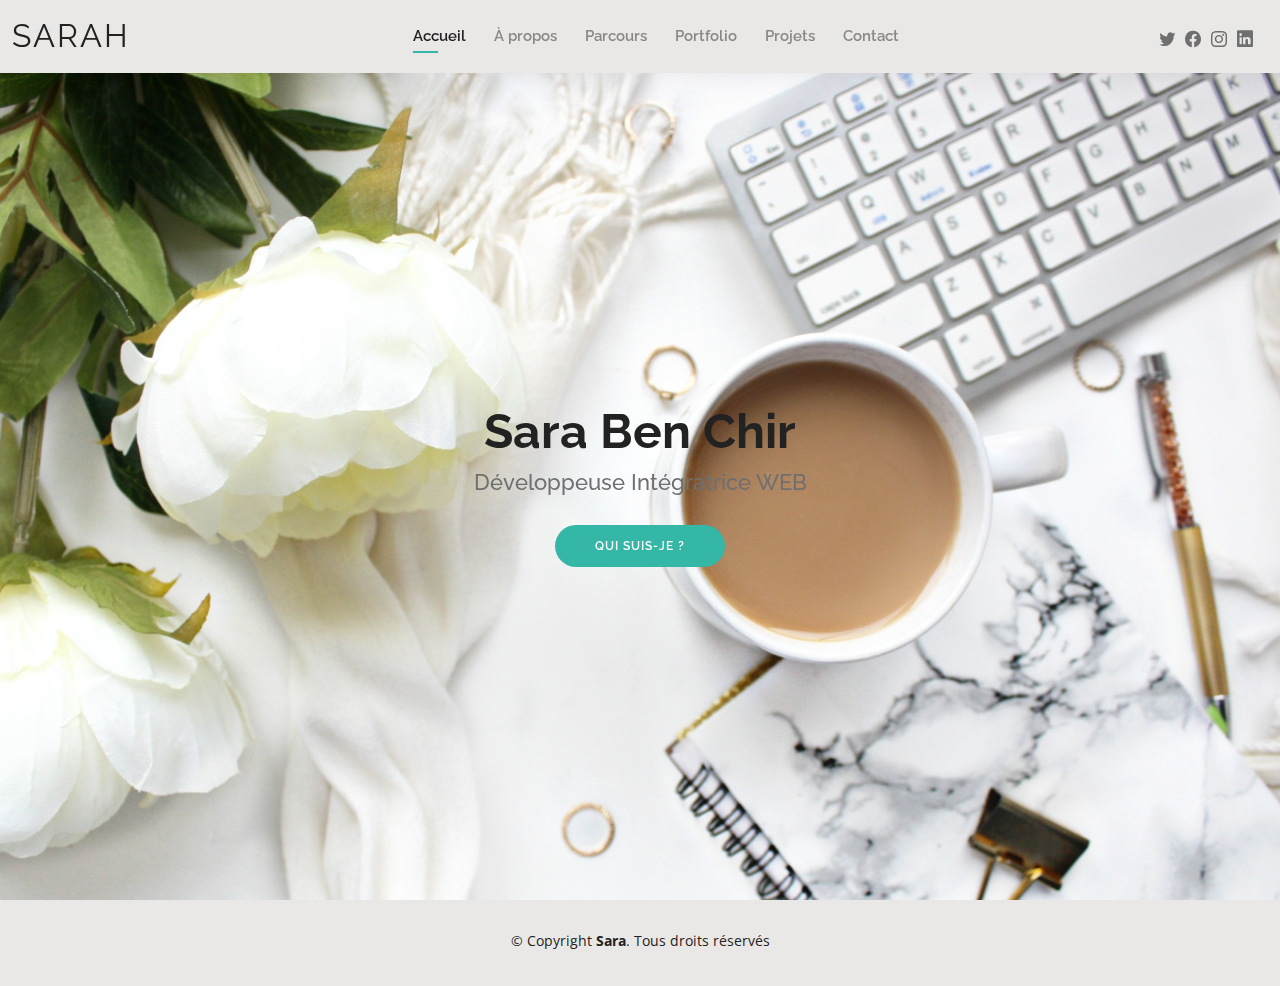
<file: index.html>
<!DOCTYPE html>
<html lang="en">

<head>
  <meta charset="utf-8">
  <meta content="width=device-width, initial-scale=1.0" name="viewport">

  <title>Sara - Accueil</title>
  <meta content="" name="description">
  <meta content="" name="keywords">

  <!-- Favicons -->
  <link href="assets/img/favicon.png" rel="icon">
  <link href="assets/img/apple-touch-icon.png" rel="apple-touch-icon">

  <!-- Google Fonts -->
  <link href="https://fonts.googleapis.com/css?family=Open+Sans:300,300i,400,400i,600,600i,700,700i|Raleway:300,300i,400,400i,500,500i,600,600i,700,700i|Poppins:300,300i,400,400i,500,500i,600,600i,700,700i" rel="stylesheet">

  <!-- Vendor CSS Files -->
  <link href="assets/vendor/aos/aos.css" rel="stylesheet">
  <link href="assets/vendor/bootstrap/css/bootstrap.min.css" rel="stylesheet">
  <link href="assets/vendor/bootstrap-icons/bootstrap-icons.css" rel="stylesheet">
  <link href="assets/vendor/boxicons/css/boxicons.min.css" rel="stylesheet">
  <link href="assets/vendor/glightbox/css/glightbox.min.css" rel="stylesheet">
  <link href="assets/vendor/swiper/swiper-bundle.min.css" rel="stylesheet">

  <!-- Template Main CSS File -->
  <link href="assets/css/style.css" rel="stylesheet">

  <!-- =======================================================
  * Template Name: Kelly - v4.0.1
  * Template URL: https://bootstrapmade.com/kelly-free-bootstrap-cv-resume-html-template/
  * Author: BootstrapMade.com
  * License: https://bootstrapmade.com/license/
  ======================================================== -->
</head>

<body>

  <!-- ======= Header ======= -->
  <header id="header" class="fixed-top">
    <div class="container-fluid d-flex justify-content-between align-items-center">

      <h1 class="logo me-auto me-lg-0"><a href="index.html">Sarah</a></h1>
      <!-- Uncomment below if you prefer to use an image logo -->
      <!-- <a href="index.html" class="logo"><img src="assets/img/logo.png" alt="" class="img-fluid"></a>-->

      <nav id="navbar" class="navbar order-last order-lg-0">
        <ul>
          <li><a class="active" href="index.html">Accueil</a></li>
          <li><a href="about.html">À propos</a></li>
          <li><a href="resume.html">Parcours</a></li>
          <li><a href="portfolio.html">Portfolio</a></li>
          <li><a href="services.html">Projets</a></li>
          <li><a href="contact.html">Contact</a></li>
        </ul>
        <i class="bi bi-list mobile-nav-toggle"></i>
      </nav><!-- .navbar -->

      <div class="header-social-links">
        <a href="#" class="twitter"><i class="bi bi-twitter"></i></a>
        <a href="#" class="facebook"><i class="bi bi-facebook"></i></a>
        <a href="#" class="instagram"><i class="bi bi-instagram"></i></a>
        <a href="#" class="linkedin"><i class="bi bi-linkedin"></i></i></a>
      </div>

    </div>

  </header><!-- End Header -->

  <!-- ======= Hero Section ======= -->
  <section id="hero" class="d-flex align-items-center">
    <div class="container d-flex flex-column align-items-center" data-aos="zoom-in" data-aos-delay="100">
      <h1>Sara Ben Chir</h1>
      <h2>Développeuse Intégratrice WEB </h2>
      <a href="about.html" class="btn-about">QUI SUIS-JE ?</a>
    </div>
  </section><!-- End Hero -->

  <!-- ======= Footer ======= -->
  <footer id="footer">
    <div class="container">
      <div class="copyright">
        &copy; Copyright <strong><span>Sara</span></strong>. Tous droits réservés
      </div>
      <div class="credits">
        <!-- All the links in the footer should remain intact. -->
        <!-- You can delete the links only if you purchased the pro version. -->
        <!-- Licensing information: https://bootstrapmade.com/license/ -->
        <!-- Purchase the pro version with working PHP/AJAX contact form: https://bootstrapmade.com/kelly-free-bootstrap-cv-resume-html-template/ -->
        <!-- Designed by <a href="https://bootstrapmade.com/">BootstrapMade</a> -->
      </div>
    </div>
  </footer><!-- End  Footer -->

  <div id="preloader"></div>
  <a href="#" class="back-to-top d-flex align-items-center justify-content-center"><i class="bi bi-arrow-up-short"></i></a>

  <!-- Vendor JS Files -->
  <script src="assets/vendor/aos/aos.js"></script>
  <script src="assets/vendor/bootstrap/js/bootstrap.bundle.min.js"></script>
  <script src="assets/vendor/glightbox/js/glightbox.min.js"></script>
  <script src="assets/vendor/isotope-layout/isotope.pkgd.min.js"></script>
  <script src="assets/vendor/php-email-form/validate.js"></script>
  <script src="assets/vendor/purecounter/purecounter.js"></script>
  <script src="assets/vendor/swiper/swiper-bundle.min.js"></script>
  <script src="assets/vendor/waypoints/noframework.waypoints.js"></script>

  <!-- Template Main JS File -->
  <script src="assets/js/main.js"></script>

</body>

</html>
</file>
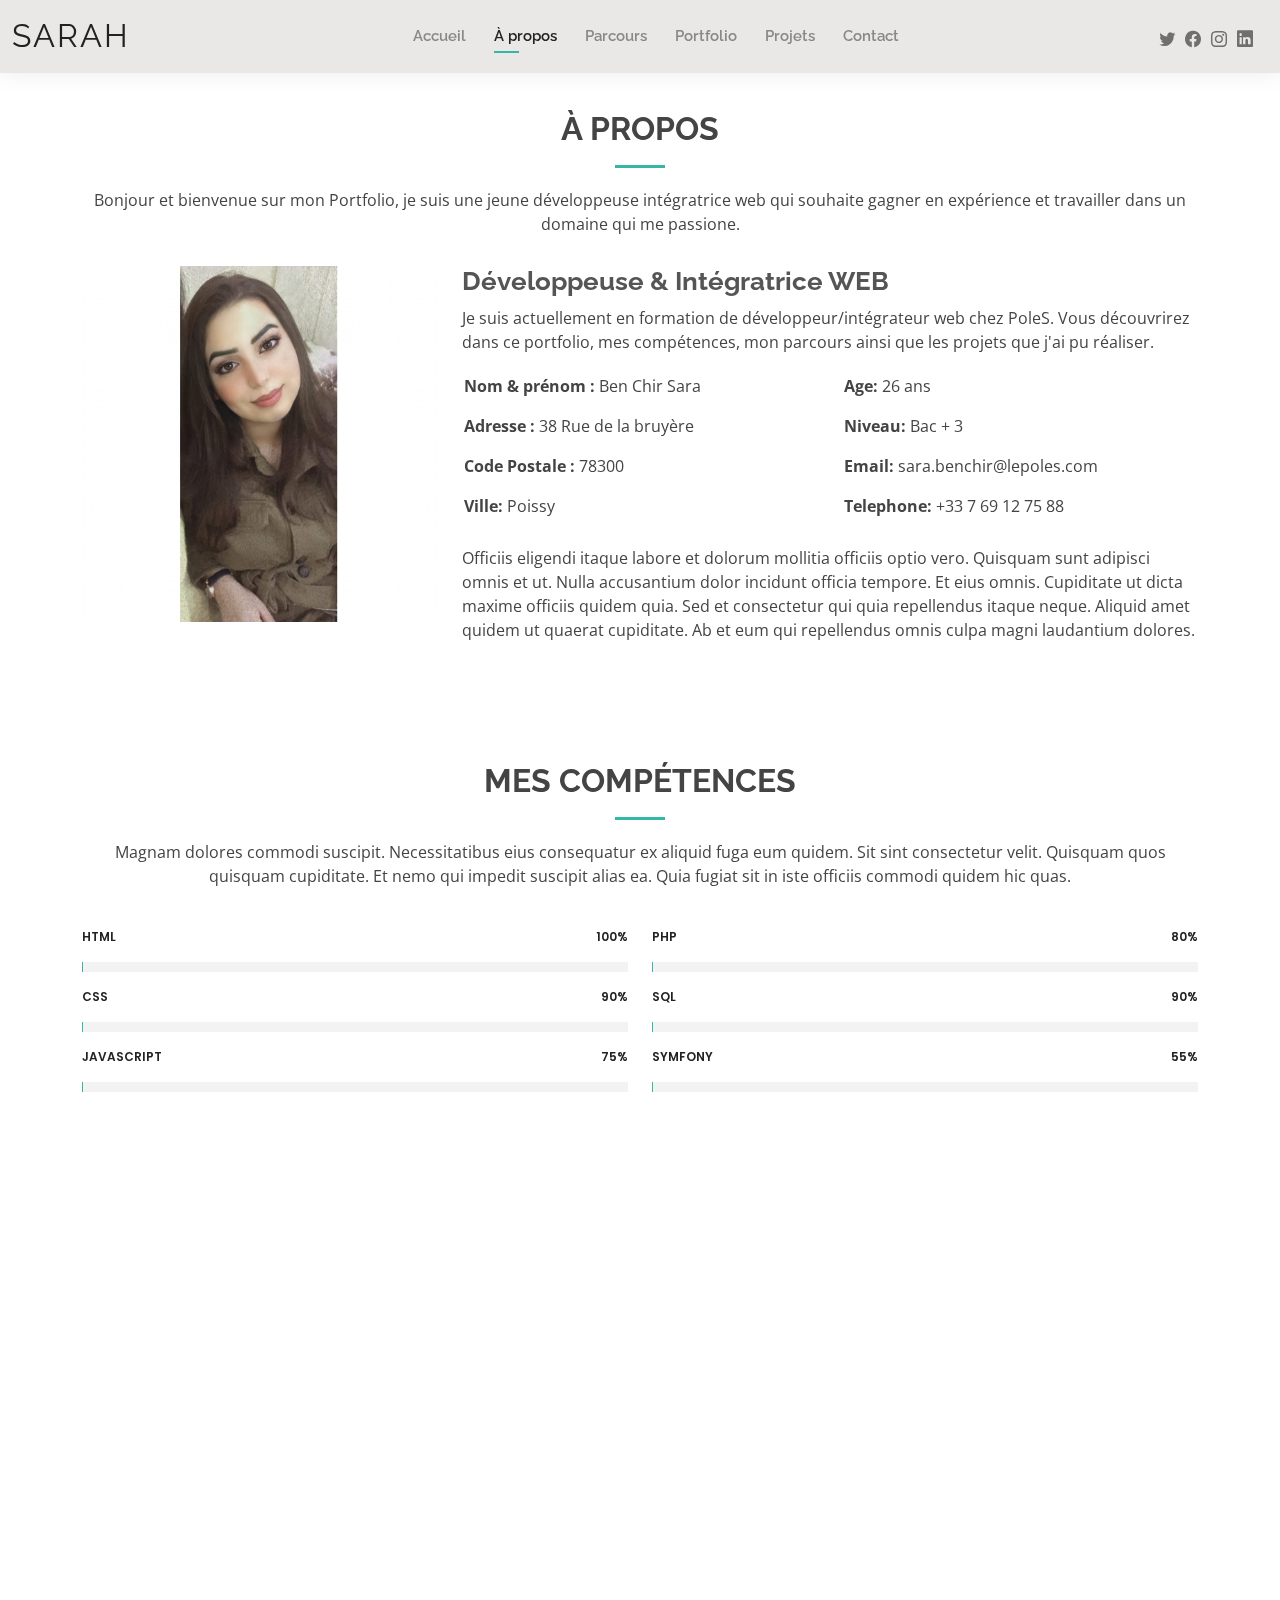
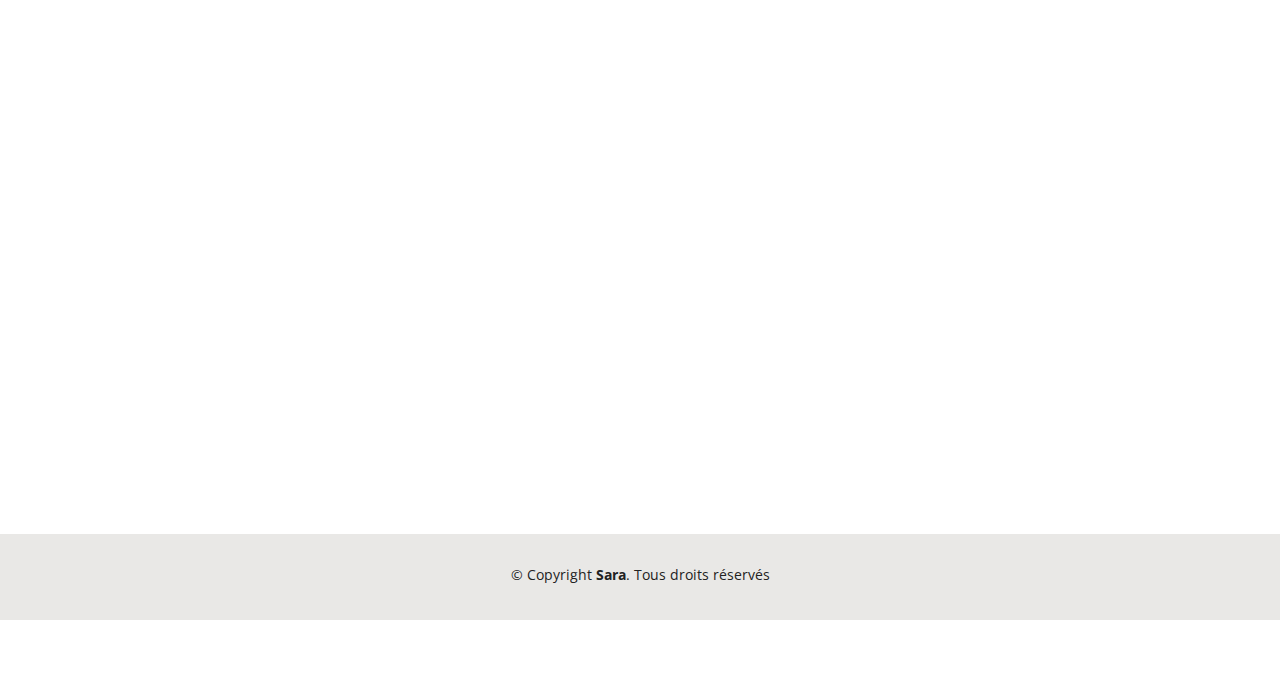
<file: about.html>
<!DOCTYPE html>
<html lang="en">

<head>
  <meta charset="utf-8">
  <meta content="width=device-width, initial-scale=1.0" name="viewport">

  <title>À propos - Sara Ben Chir</title>
  <meta content="" name="description">
  <meta content="" name="keywords">

  <!-- Favicons -->
  <link href="assets/img/favicon.png" rel="icon">
  <link href="assets/img/apple-touch-icon.png" rel="apple-touch-icon">

  <!-- Google Fonts -->
  <link href="https://fonts.googleapis.com/css?family=Open+Sans:300,300i,400,400i,600,600i,700,700i|Raleway:300,300i,400,400i,500,500i,600,600i,700,700i|Poppins:300,300i,400,400i,500,500i,600,600i,700,700i" rel="stylesheet">

  <!-- Vendor CSS Files -->
  <link href="assets/vendor/aos/aos.css" rel="stylesheet">
  <link href="assets/vendor/bootstrap/css/bootstrap.min.css" rel="stylesheet">
  <link href="assets/vendor/bootstrap-icons/bootstrap-icons.css" rel="stylesheet">
  <link href="assets/vendor/boxicons/css/boxicons.min.css" rel="stylesheet">
  <link href="assets/vendor/glightbox/css/glightbox.min.css" rel="stylesheet">
  <link href="assets/vendor/swiper/swiper-bundle.min.css" rel="stylesheet">

  <!-- Template Main CSS File -->
  <link href="assets/css/style.css" rel="stylesheet">

  <!-- =======================================================
  * Template Name: Kelly - v4.0.1
  * Template URL: https://bootstrapmade.com/kelly-free-bootstrap-cv-resume-html-template/
  * Author: BootstrapMade.com
  * License: https://bootstrapmade.com/license/
  ======================================================== -->
</head>

<body>

  <!-- ======= Header ======= -->
  <header id="header" class="fixed-top">
    <div class="container-fluid d-flex justify-content-between align-items-center">

      <h1 class="logo me-auto me-lg-0"><a href="index.html">Sarah</a></h1>
      <!-- Uncomment below if you prefer to use an image logo -->
      <!-- <a href="index.html" class="logo"><img src="assets/img/logo.png" alt="" class="img-fluid"></a>-->

      <nav id="navbar" class="navbar order-last order-lg-0">
        <ul>
          <li><a  href="index.html">Accueil</a></li>
          <li><a  class="active" href="about.html">À propos</a></li>
          <li><a href="resume.html">Parcours</a></li>
          <li><a href="portfolio.html">Portfolio</a></li>
          <li><a href="services.html">Projets</a></li>
          <li><a href="contact.html">Contact</a></li>
        </ul>
        <i class="bi bi-list mobile-nav-toggle"></i>
      </nav><!-- .navbar -->

      <div class="header-social-links">
        <a href="#" class="twitter"><i class="bi bi-twitter"></i></a>
        <a href="#" class="facebook"><i class="bi bi-facebook"></i></a>
        <a href="#" class="instagram"><i class="bi bi-instagram"></i></a>
        <a href="#" class="linkedin"><i class="bi bi-linkedin"></i></i></a>
      </div>

    </div>

  </header><!-- End Header -->

  <main id="main">

    <!-- ======= About Section ======= -->
    <section id="about" class="about">
      <div class="container" data-aos="fade-up">

        <div class="section-title">
          <h2>À propos</h2>
          <p>Bonjour et bienvenue sur mon Portfolio, je suis une jeune développeuse intégratrice web qui souhaite gagner en expérience et travailler dans un domaine qui me passione.</p>
        </div>

        <div class="row">
          <div class="col-lg-4">
            <img src="assets/img/ma_photo.jpg" class="img-fluid" alt="">
          </div>
          <div class="col-lg-8 pt-4 pt-lg-0 content">
            <h3>Développeuse &amp; Intégratrice WEB </h3>
            <p class="font-italic">
              Je suis actuellement en formation de développeur/intégrateur web chez PoleS.
              Vous découvrirez dans ce portfolio, mes compétences, mon parcours ainsi que les projets que j'ai pu réaliser.
            </p>
            <div class="row">
              <div class="col-lg-6">
                <ul>
                  <li><i class="bi bi-rounded-right"></i> <strong>Nom & prénom :</strong> Ben Chir Sara</li>
                  <li><i class="bi bi-rounded-right"></i> <strong>Adresse :</strong> 38 Rue de la bruyère </li>
                  <li><i class="bi bi-rounded-right"></i> <strong>Code Postale : </strong> 78300</li>
                  <li><i class="bi bi-rounded-right"></i> <strong>Ville:</strong> Poissy</li>
                </ul>
              </div>
              <div class="col-lg-6">
                <ul>
                  <li><i class="bi bi-rounded-right"></i> <strong>Age:</strong> 26 ans</li>
                  <li><i class="bi bi-rounded-right"></i> <strong>Niveau:</strong> Bac + 3</li>
                  <li><i class="bi bi-rounded-right"></i> <strong>Email:</strong> sara.benchir@lepoles.com</li>
                  <li><i class="bi bi-rounded-right"></i> <strong>Telephone:</strong> +33 7 69 12 75 88</li>
                </ul>
              </div>
            </div>
            <p>
              Officiis eligendi itaque labore et dolorum mollitia officiis optio vero. Quisquam sunt adipisci omnis et ut. Nulla accusantium dolor incidunt officia tempore. Et eius omnis.
              Cupiditate ut dicta maxime officiis quidem quia. Sed et consectetur qui quia repellendus itaque neque. Aliquid amet quidem ut quaerat cupiditate. Ab et eum qui repellendus omnis culpa magni laudantium dolores.
            </p>
          </div>
        </div>

      </div>
    </section><!-- End About Section -->

    <!-- ======= Skills Section ======= -->
    <section id="skills" class="skills">
      <div class="container" data-aos="fade-up">

        <div class="section-title">
          <h2>Mes compétences</h2>
          <p>Magnam dolores commodi suscipit. Necessitatibus eius consequatur ex aliquid fuga eum quidem. Sit sint consectetur velit. Quisquam quos quisquam cupiditate. Et nemo qui impedit suscipit alias ea. Quia fugiat sit in iste officiis commodi quidem hic quas.</p>
        </div>

        <div class="row skills-content">

          <div class="col-lg-6">

            <div class="progress">
              <span class="skill">HTML <i class="val">100%</i></span>
              <div class="progress-bar-wrap">
                <div class="progress-bar" role="progressbar" aria-valuenow="100" aria-valuemin="0" aria-valuemax="100"></div>
              </div>
            </div>

            <div class="progress">
              <span class="skill">CSS <i class="val">90%</i></span>
              <div class="progress-bar-wrap">
                <div class="progress-bar" role="progressbar" aria-valuenow="90" aria-valuemin="0" aria-valuemax="100"></div>
              </div>
            </div>

            <div class="progress">
              <span class="skill">JavaScript <i class="val">75%</i></span>
              <div class="progress-bar-wrap">
                <div class="progress-bar" role="progressbar" aria-valuenow="75" aria-valuemin="0" aria-valuemax="100"></div>
              </div>
            </div>

          </div>

          <div class="col-lg-6">

            <div class="progress">
              <span class="skill">PHP <i class="val">80%</i></span>
              <div class="progress-bar-wrap">
                <div class="progress-bar" role="progressbar" aria-valuenow="80" aria-valuemin="0" aria-valuemax="100"></div>
              </div>
            </div>

            <div class="progress">
              <span class="skill">SQL<i class="val">90%</i></span>
              <div class="progress-bar-wrap">
                <div class="progress-bar" role="progressbar" aria-valuenow="90" aria-valuemin="0" aria-valuemax="100"></div>
              </div>
            </div>

            <div class="progress">
              <span class="skill">Symfony<i class="val">55%</i></span>
              <div class="progress-bar-wrap">
                <div class="progress-bar" role="progressbar" aria-valuenow="55" aria-valuemin="0" aria-valuemax="100"></div>
              </div>
            </div>

          </div>

        </div>

      </div>
    </section><!-- End Skills Section -->

    <!-- ======= Facts Section ======= -->
    <section id="facts" class="facts">
      <div class="container" data-aos="fade-up">

        <div class="section-title">
          <h2>Facts</h2>
          <p>Magnam dolores commodi suscipit. Necessitatibus eius consequatur ex aliquid fuga eum quidem. Sit sint consectetur velit. Quisquam quos quisquam cupiditate. Et nemo qui impedit suscipit alias ea. Quia fugiat sit in iste officiis commodi quidem hic quas.</p>
        </div>

        <div class="row counters">

          <div class="col-lg-3 col-6 text-center">
            <span data-purecounter-start="0" data-purecounter-end="232" data-purecounter-duration="1" class="purecounter"></span>
            <p>Clients</p>
          </div>

          <div class="col-lg-3 col-6 text-center">
            <span data-purecounter-start="0" data-purecounter-end="521" data-purecounter-duration="1" class="purecounter"></span>
            <p>Projects</p>
          </div>

          <div class="col-lg-3 col-6 text-center">
            <span data-purecounter-start="0" data-purecounter-end="1463" data-purecounter-duration="1" class="purecounter"></span>
            <p>Hours Of Support</p>
          </div>

          <div class="col-lg-3 col-6 text-center">
            <span data-purecounter-start="0" data-purecounter-end="15" data-purecounter-duration="1" class="purecounter"></span>
            <p>Hard Workers</p>
          </div>

        </div>

      </div>
    </section><!-- End Facts Section -->

    <!-- ======= Testimonials Section ======= -->
    <section id="testimonials" class="testimonials">
      <div class="container" data-aos="fade-up">

        <div class="section-title">
          <h2>Testimonials</h2>
          <p>Magnam dolores commodi suscipit. Necessitatibus eius consequatur ex aliquid fuga eum quidem. Sit sint consectetur velit. Quisquam quos quisquam cupiditate. Et nemo qui impedit suscipit alias ea. Quia fugiat sit in iste officiis commodi quidem hic quas.</p>
        </div>

        <div class="testimonials-slider swiper-container" data-aos="fade-up" data-aos-delay="100">
          <div class="swiper-wrapper">

            <div class="swiper-slide">
              <div class="testimonial-item">
                <img src="assets/img/testimonials/testimonials-1.jpg" class="testimonial-img" alt="">
                <h3>Saul Goodman</h3>
                <h4>Ceo &amp; Founder</h4>
                <p>
                  <i class="bx bxs-quote-alt-left quote-icon-left"></i>
                  Proin iaculis purus consequat sem cure digni ssim donec porttitora entum suscipit rhoncus. Accusantium quam, ultricies eget id, aliquam eget nibh et. Maecen aliquam, risus at semper.
                  <i class="bx bxs-quote-alt-right quote-icon-right"></i>
                </p>
              </div>
            </div><!-- End testimonial item -->

            <div class="swiper-slide">
              <div class="testimonial-item">
                <img src="assets/img/testimonials/testimonials-2.jpg" class="testimonial-img" alt="">
                <h3>Sara Wilsson</h3>
                <h4>Designer</h4>
                <p>
                  <i class="bx bxs-quote-alt-left quote-icon-left"></i>
                  Export tempor illum tamen malis malis eram quae irure esse labore quem cillum quid cillum eram malis quorum velit fore eram velit sunt aliqua noster fugiat irure amet legam anim culpa.
                  <i class="bx bxs-quote-alt-right quote-icon-right"></i>
                </p>
              </div>
            </div><!-- End testimonial item -->

            <div class="swiper-slide">
              <div class="testimonial-item">
                <img src="assets/img/testimonials/testimonials-3.jpg" class="testimonial-img" alt="">
                <h3>Jena Karlis</h3>
                <h4>Store Owner</h4>
                <p>
                  <i class="bx bxs-quote-alt-left quote-icon-left"></i>
                  Enim nisi quem export duis labore cillum quae magna enim sint quorum nulla quem veniam duis minim tempor labore quem eram duis noster aute amet eram fore quis sint minim.
                  <i class="bx bxs-quote-alt-right quote-icon-right"></i>
                </p>
              </div>
            </div><!-- End testimonial item -->

            <div class="swiper-slide">
              <div class="testimonial-item">
                <img src="assets/img/testimonials/testimonials-4.jpg" class="testimonial-img" alt="">
                <h3>Matt Brandon</h3>
                <h4>Freelancer</h4>
                <p>
                  <i class="bx bxs-quote-alt-left quote-icon-left"></i>
                  Fugiat enim eram quae cillum dolore dolor amet nulla culpa multos export minim fugiat minim velit minim dolor enim duis veniam ipsum anim magna sunt elit fore quem dolore labore illum veniam.
                  <i class="bx bxs-quote-alt-right quote-icon-right"></i>
                </p>
              </div>
            </div><!-- End testimonial item -->

            <div class="swiper-slide">
              <div class="testimonial-item">
                <img src="assets/img/testimonials/testimonials-5.jpg" class="testimonial-img" alt="">
                <h3>John Larson</h3>
                <h4>Entrepreneur</h4>
                <p>
                  <i class="bx bxs-quote-alt-left quote-icon-left"></i>
                  Quis quorum aliqua sint quem legam fore sunt eram irure aliqua veniam tempor noster veniam enim culpa labore duis sunt culpa nulla illum cillum fugiat legam esse veniam culpa fore nisi cillum quid.
                  <i class="bx bxs-quote-alt-right quote-icon-right"></i>
                </p>
              </div>
            </div><!-- End testimonial item -->

          </div>
          <div class="swiper-pagination"></div>
        </div>

      </div>
    </section><!-- End Testimonials Section -->

  </main><!-- End #main -->

  <!-- ======= Footer ======= -->
  <footer id="footer">
    <div class="container">
      <div class="copyright">
        &copy; Copyright <strong><span>Sara</span></strong>. Tous droits réservés
      </div>
      <div class="credits">
        <!-- All the links in the footer should remain intact. -->
        <!-- You can delete the links only if you purchased the pro version. -->
        <!-- Licensing information: https://bootstrapmade.com/license/ -->
        <!-- Purchase the pro version with working PHP/AJAX contact form: https://bootstrapmade.com/kelly-free-bootstrap-cv-resume-html-template/ -->
        <!-- Designed by <a href="https://bootstrapmade.com/">BootstrapMade</a> -->
      </div>
    </div>
  </footer><!-- End  Footer -->

  <div id="preloader"></div>
  <a href="#" class="back-to-top d-flex align-items-center justify-content-center"><i class="bi bi-arrow-up-short"></i></a>

  <!-- Vendor JS Files -->
  <script src="assets/vendor/aos/aos.js"></script>
  <script src="assets/vendor/bootstrap/js/bootstrap.bundle.min.js"></script>
  <script src="assets/vendor/glightbox/js/glightbox.min.js"></script>
  <script src="assets/vendor/isotope-layout/isotope.pkgd.min.js"></script>
  <script src="assets/vendor/php-email-form/validate.js"></script>
  <script src="assets/vendor/purecounter/purecounter.js"></script>
  <script src="assets/vendor/swiper/swiper-bundle.min.js"></script>
  <script src="assets/vendor/waypoints/noframework.waypoints.js"></script>

  <!-- Template Main JS File -->
  <script src="assets/js/main.js"></script>

</body>

</html>
</file>
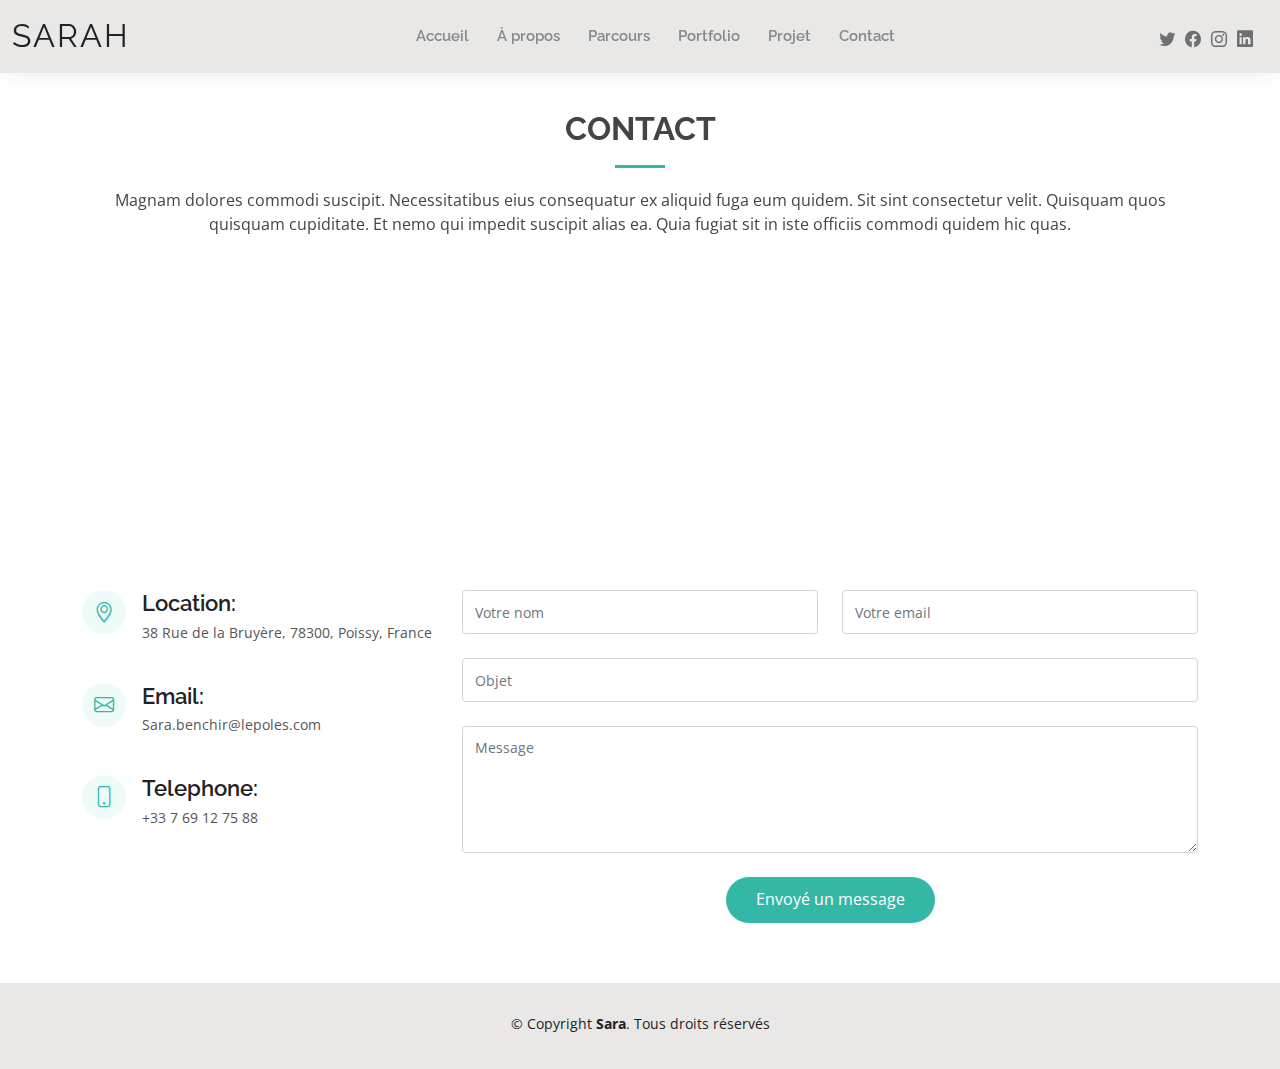
<file: contact.html>
<!DOCTYPE html>
<html lang="en">

<head>
  <meta charset="utf-8">
  <meta content="width=device-width, initial-scale=1.0" name="viewport">

  <title>Contact - Sara Ben Chir</title>
  <meta content="" name="description">
  <meta content="" name="keywords">

  <!-- Favicons -->
  <link href="assets/img/favicon.png" rel="icon">
  <link href="assets/img/apple-touch-icon.png" rel="apple-touch-icon">

  <!-- Google Fonts -->
  <link href="https://fonts.googleapis.com/css?family=Open+Sans:300,300i,400,400i,600,600i,700,700i|Raleway:300,300i,400,400i,500,500i,600,600i,700,700i|Poppins:300,300i,400,400i,500,500i,600,600i,700,700i" rel="stylesheet">

  <!-- Vendor CSS Files -->
  <link href="assets/vendor/aos/aos.css" rel="stylesheet">
  <link href="assets/vendor/bootstrap/css/bootstrap.min.css" rel="stylesheet">
  <link href="assets/vendor/bootstrap-icons/bootstrap-icons.css" rel="stylesheet">
  <link href="assets/vendor/boxicons/css/boxicons.min.css" rel="stylesheet">
  <link href="assets/vendor/glightbox/css/glightbox.min.css" rel="stylesheet">
  <link href="assets/vendor/swiper/swiper-bundle.min.css" rel="stylesheet">

  <!-- Template Main CSS File -->
  <link href="assets/css/style.css" rel="stylesheet">

  <!-- =======================================================
  * Template Name: Kelly - v4.0.1
  * Template URL: https://bootstrapmade.com/kelly-free-bootstrap-cv-resume-html-template/
  * Author: BootstrapMade.com
  * License: https://bootstrapmade.com/license/
  ======================================================== -->
</head>

<body>

  <!-- ======= Header ======= -->
  <header id="header" class="fixed-top">
    <div class="container-fluid d-flex justify-content-between align-items-center">

      <h1 class="logo me-auto me-lg-0"><a href="index.html">Sarah</a></h1>
      <!-- Uncomment below if you prefer to use an image logo -->
      <!-- <a href="index.html" class="logo"><img src="assets/img/logo.png" alt="" class="img-fluid"></a>-->

      <nav id="navbar" class="navbar order-last order-lg-0">
        <ul>
          <li><a href="index.html">Accueil</a></li>
          <li><a href="about.html">À propos</a></li>
          <li><a href="resume.html">Parcours</a></li>
          <li><a href="portfolio.html">Portfolio</a></li>
          <li><a href="services.html">Projet</a></li>
          <li><a href="contact.html">Contact</a></li>
        </ul>
        <i class="bi bi-list mobile-nav-toggle"></i>
      </nav><!-- .navbar -->

      <div class="header-social-links">
        <a href="#" class="twitter"><i class="bi bi-twitter"></i></a>
        <a href="#" class="facebook"><i class="bi bi-facebook"></i></a>
        <a href="#" class="instagram"><i class="bi bi-instagram"></i></a>
        <a href="#" class="linkedin"><i class="bi bi-linkedin"></i></i></a>
      </div>

    </div>

  </header><!-- End Header -->

  <main id="main">

    <!-- ======= Contact Section ======= -->
    <section id="contact" class="contact">
      <div class="container" data-aos="fade-up">

        <div class="section-title">
          <h2>Contact</h2>
          <p>Magnam dolores commodi suscipit. Necessitatibus eius consequatur ex aliquid fuga eum quidem. Sit sint consectetur velit. Quisquam quos quisquam cupiditate. Et nemo qui impedit suscipit alias ea. Quia fugiat sit in iste officiis commodi quidem hic quas.</p>
        </div>

        <div>
          <iframe style="border:0; width: 100%; height: 270px;" src="https://www.google.com/maps/embed?pb=!1m18!1m12!1m3!1d2621.373230684974!2d2.05147891567681!3d48.927332579294216!2m3!1f0!2f0!3f0!3m2!1i1024!2i768!4f13.1!3m3!1m2!1s0x47e689765f25936f%3A0xb05fc5a51bc4ba04!2s38%20Rue%20de%20la%20Bruy%C3%A8re%2C%2078300%20Poissy!5e0!3m2!1sfr!2sfr!4v1615982189067!5m2!1sfr!2sfr"  allowfullscreen="" loading="lazy"></iframe>
        </div>

        <div class="row mt-5">

          <div class="col-lg-4">
            <div class="info">
              <div class="address">
                <i class="bi bi-geo-alt"></i>
                <h4>Location:</h4>
                <p>38 Rue de la Bruyère, 78300, Poissy, France</p>
              </div>

              <div class="email">
                <i class="bi bi-envelope"></i>
                <h4>Email:</h4>
                <p>Sara.benchir@lepoles.com</p>
              </div>

              <div class="phone">
                <i class="bi bi-phone"></i>
                <h4>Telephone:</h4>
                <p>+33 7 69 12 75 88</p>
              </div>

            </div>

          </div>

          <div class="col-lg-8 mt-5 mt-lg-0">

            <form action="forms/contact.php" method="post" role="form" class="php-email-form">
              <div class="row">
                <div class="col-md-6 form-group">
                  <input type="text" name="name" class="form-control" id="name" placeholder="Votre nom" required>
                </div>
                <div class="col-md-6 form-group mt-3 mt-md-0">
                  <input type="email" class="form-control" name="email" id="email" placeholder="Votre email" required>
                </div>
              </div>
              <div class="form-group mt-3">
                <input type="text" class="form-control" name="subject" id="subject" placeholder="Objet" required>
              </div>
              <div class="form-group mt-3">
                <textarea class="form-control" name="message" rows="5" placeholder="Message" required></textarea>
              </div>
              <div class="my-3">
                <div class="loading">Téléchargement</div>
                <div class="error-message"></div>
                <div class="sent-message">Votre message a bien été envoyé </div>
              </div>
              <div class="text-center"><button type="submit">Envoyé un message</button></div>
            </form>

          </div>

        </div>

      </div>
    </section><!-- End Contact Section -->

  </main><!-- End #main -->

  <!-- ======= Footer ======= -->
  <footer id="footer">
    <div class="container">
      <div class="copyright">
        &copy; Copyright <strong><span>Sara</span></strong>. Tous droits réservés
      </div>
      <div class="credits">
        <!-- All the links in the footer should remain intact. -->
        <!-- You can delete the links only if you purchased the pro version. -->
        <!-- Licensing information: https://bootstrapmade.com/license/ -->
        <!-- Purchase the pro version with working PHP/AJAX contact form: https://bootstrapmade.com/kelly-free-bootstrap-cv-resume-html-template/ -->
        <!-- Designed by <a href="https://bootstrapmade.com/">BootstrapMade</a> -->
      </div>
    </div>
  </footer><!-- End  Footer -->

  <div id="preloader"></div>
  <a href="#" class="back-to-top d-flex align-items-center justify-content-center"><i class="bi bi-arrow-up-short"></i></a>

  <!-- Vendor JS Files -->
  <script src="assets/vendor/aos/aos.js"></script>
  <script src="assets/vendor/bootstrap/js/bootstrap.bundle.min.js"></script>
  <script src="assets/vendor/glightbox/js/glightbox.min.js"></script>
  <script src="assets/vendor/isotope-layout/isotope.pkgd.min.js"></script>
  <script src="assets/vendor/php-email-form/validate.js"></script>
  <script src="assets/vendor/purecounter/purecounter.js"></script>
  <script src="assets/vendor/swiper/swiper-bundle.min.js"></script>
  <script src="assets/vendor/waypoints/noframework.waypoints.js"></script>

  <!-- Template Main JS File -->
  <script src="assets/js/main.js"></script>

</body>

</html>
</file>
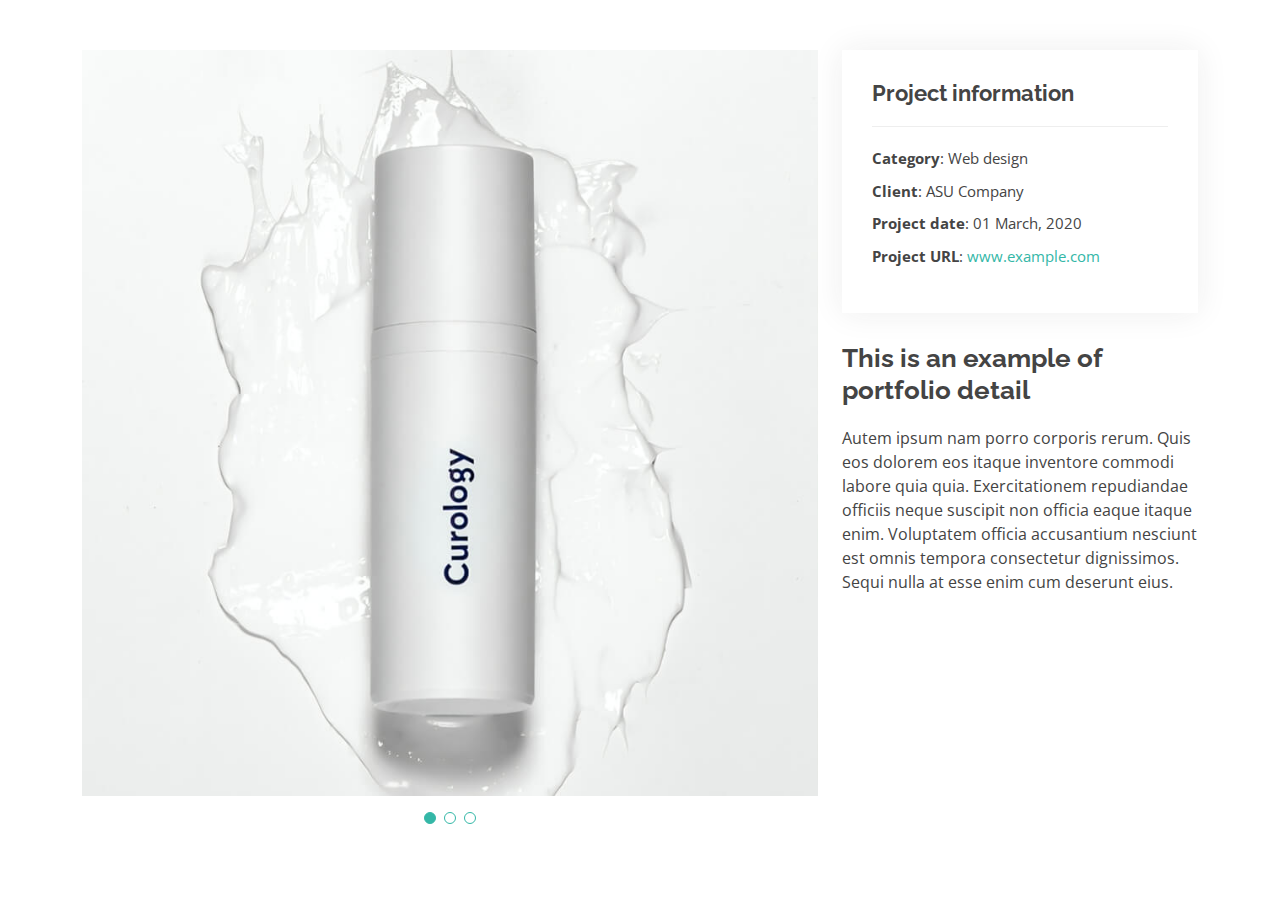
<file: portfolio-details.html>
<!DOCTYPE html>
<html lang="en">

<head>
  <meta charset="utf-8">
  <meta content="width=device-width, initial-scale=1.0" name="viewport">

  <title>Portfolio - Sara Ben Chir</title>
  <meta content="" name="description">
  <meta content="" name="keywords">

  <!-- Favicons -->
  <link href="assets/img/favicon.png" rel="icon">
  <link href="assets/img/apple-touch-icon.png" rel="apple-touch-icon">

  <!-- Google Fonts -->
  <link href="https://fonts.googleapis.com/css?family=Open+Sans:300,300i,400,400i,600,600i,700,700i|Raleway:300,300i,400,400i,500,500i,600,600i,700,700i|Poppins:300,300i,400,400i,500,500i,600,600i,700,700i" rel="stylesheet">

  <!-- Vendor CSS Files -->
  <link href="assets/vendor/aos/aos.css" rel="stylesheet">
  <link href="assets/vendor/bootstrap/css/bootstrap.min.css" rel="stylesheet">
  <link href="assets/vendor/bootstrap-icons/bootstrap-icons.css" rel="stylesheet">
  <link href="assets/vendor/boxicons/css/boxicons.min.css" rel="stylesheet">
  <link href="assets/vendor/glightbox/css/glightbox.min.css" rel="stylesheet">
  <link href="assets/vendor/swiper/swiper-bundle.min.css" rel="stylesheet">

  <!-- Template Main CSS File -->
  <link href="assets/css/style.css" rel="stylesheet">

  <!-- =======================================================
  * Template Name: Kelly - v4.0.1
  * Template URL: https://bootstrapmade.com/kelly-free-bootstrap-cv-resume-html-template/
  * Author: BootstrapMade.com
  * License: https://bootstrapmade.com/license/
  ======================================================== -->
</head>

<body>

  <main id="main">

    <!-- ======= Portfolio Details Section ======= -->
    <section id="portfolio-details" class="portfolio-details">
      <div class="container">

        <div class="row gy-4">

          <div class="col-lg-8">
            <div class="portfolio-details-slider swiper-container">
              <div class="swiper-wrapper align-items-center">

                <div class="swiper-slide">
                  <img src="assets/img/portfolio/portfolio-1.jpg" alt="">
                </div>

                <div class="swiper-slide">
                  <img src="assets/img/portfolio/portfolio-2.jpg" alt="">
                </div>

                <div class="swiper-slide">
                  <img src="assets/img/portfolio/portfolio-3.jpg" alt="">
                </div>

              </div>
              <div class="swiper-pagination"></div>
            </div>
          </div>

          <div class="col-lg-4">
            <div class="portfolio-info">
              <h3>Project information</h3>
              <ul>
                <li><strong>Category</strong>: Web design</li>
                <li><strong>Client</strong>: ASU Company</li>
                <li><strong>Project date</strong>: 01 March, 2020</li>
                <li><strong>Project URL</strong>: <a href="#">www.example.com</a></li>
              </ul>
            </div>
            <div class="portfolio-description">
              <h2>This is an example of portfolio detail</h2>
              <p>
                Autem ipsum nam porro corporis rerum. Quis eos dolorem eos itaque inventore commodi labore quia quia. Exercitationem repudiandae officiis neque suscipit non officia eaque itaque enim. Voluptatem officia accusantium nesciunt est omnis tempora consectetur dignissimos. Sequi nulla at esse enim cum deserunt eius.
              </p>
            </div>
          </div>

        </div>

      </div>
    </section><!-- End Portfolio Details Section -->

  </main><!-- End #main -->

  <div id="preloader"></div>
  <a href="#" class="back-to-top d-flex align-items-center justify-content-center"><i class="bi bi-arrow-up-short"></i></a>

  <!-- Vendor JS Files -->
  <script src="assets/vendor/aos/aos.js"></script>
  <script src="assets/vendor/bootstrap/js/bootstrap.bundle.min.js"></script>
  <script src="assets/vendor/glightbox/js/glightbox.min.js"></script>
  <script src="assets/vendor/isotope-layout/isotope.pkgd.min.js"></script>
  <script src="assets/vendor/php-email-form/validate.js"></script>
  <script src="assets/vendor/purecounter/purecounter.js"></script>
  <script src="assets/vendor/swiper/swiper-bundle.min.js"></script>
  <script src="assets/vendor/waypoints/noframework.waypoints.js"></script>

  <!-- Template Main JS File -->
  <script src="assets/js/main.js"></script>

</body>

</html>
</file>
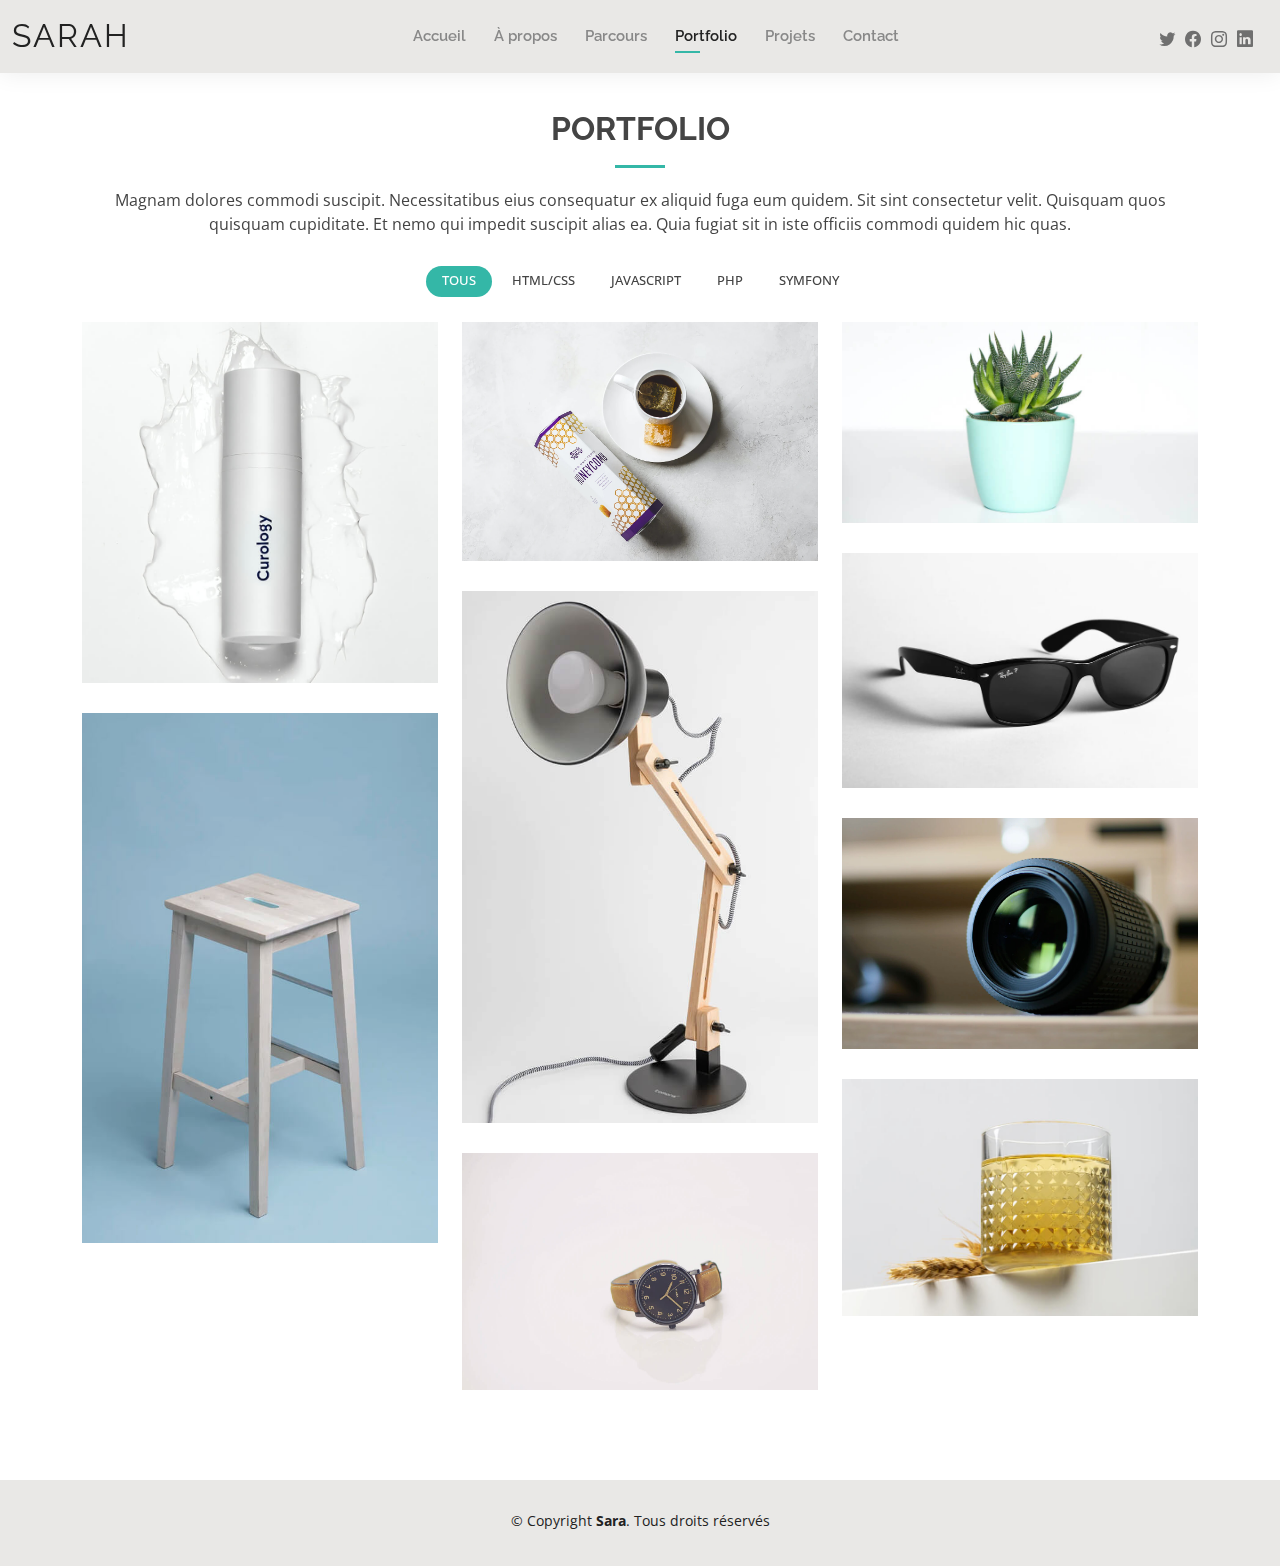
<file: portfolio.html>
<!DOCTYPE html>
<html lang="en">

<head>
  <meta charset="utf-8">
  <meta content="width=device-width, initial-scale=1.0" name="viewport">

  <title>Portfolio - Sara Ben Chir</title>
  <meta content="" name="description">
  <meta content="" name="keywords">

  <!-- Favicons -->
  <link href="assets/img/favicon.png" rel="icon">
  <link href="assets/img/apple-touch-icon.png" rel="apple-touch-icon">

  <!-- Google Fonts -->
  <link href="https://fonts.googleapis.com/css?family=Open+Sans:300,300i,400,400i,600,600i,700,700i|Raleway:300,300i,400,400i,500,500i,600,600i,700,700i|Poppins:300,300i,400,400i,500,500i,600,600i,700,700i" rel="stylesheet">

  <!-- Vendor CSS Files -->
  <link href="assets/vendor/aos/aos.css" rel="stylesheet">
  <link href="assets/vendor/bootstrap/css/bootstrap.min.css" rel="stylesheet">
  <link href="assets/vendor/bootstrap-icons/bootstrap-icons.css" rel="stylesheet">
  <link href="assets/vendor/boxicons/css/boxicons.min.css" rel="stylesheet">
  <link href="assets/vendor/glightbox/css/glightbox.min.css" rel="stylesheet">
  <link href="assets/vendor/swiper/swiper-bundle.min.css" rel="stylesheet">

  <!-- Template Main CSS File -->
  <link href="assets/css/style.css" rel="stylesheet">

  <!-- =======================================================
  * Template Name: Kelly - v4.0.1
  * Template URL: https://bootstrapmade.com/kelly-free-bootstrap-cv-resume-html-template/
  * Author: BootstrapMade.com
  * License: https://bootstrapmade.com/license/
  ======================================================== -->
</head>

<body>

  <!-- ======= Header ======= -->
  <header id="header" class="fixed-top">
    <div class="container-fluid d-flex justify-content-between align-items-center">

      <h1 class="logo me-auto me-lg-0"><a href="index.html">Sarah</a></h1>
      <!-- Uncomment below if you prefer to use an image logo -->
      <!-- <a href="index.html" class="logo"><img src="assets/img/logo.png" alt="" class="img-fluid"></a>-->

      <nav id="navbar" class="navbar order-last order-lg-0">
        <ul>
          <li><a href="index.html">Accueil</a></li>
          <li><a href="about.html">À propos</a></li>
          <li><a href="resume.html">Parcours</a></li>
          <li><a class="active" href="portfolio.html">Portfolio</a></li>
          <li><a href="services.html">Projets</a></li>
          <li><a href="contact.html">Contact</a></li>
        </ul>
        <i class="bi bi-list mobile-nav-toggle"></i>
      </nav><!-- .navbar -->

      <div class="header-social-links">
        <a href="#" class="twitter"><i class="bi bi-twitter"></i></a>
        <a href="#" class="facebook"><i class="bi bi-facebook"></i></a>
        <a href="#" class="instagram"><i class="bi bi-instagram"></i></a>
        <a href="#" class="linkedin"><i class="bi bi-linkedin"></i></i></a>
      </div>

    </div>

  </header><!-- End Header -->

  <main id="main">

    <!-- ======= Portfolio Section ======= -->
    <section id="portfolio" class="portfolio">
      <div class="container" data-aos="fade-up">

        <div class="section-title">
          <h2>Portfolio</h2>
          <p>Magnam dolores commodi suscipit. Necessitatibus eius consequatur ex aliquid fuga eum quidem. Sit sint consectetur velit. Quisquam quos quisquam cupiditate. Et nemo qui impedit suscipit alias ea. Quia fugiat sit in iste officiis commodi quidem hic quas.</p>
        </div>

        <div class="row" data-aos="fade-up" data-aos-delay="100">
          <div class="col-lg-12 d-flex justify-content-center">
            <ul id="portfolio-flters">
              <li data-filter="*" class="filter-active">Tous</li>
              <li data-filter=".filter-app">HTML/CSS</li>
              <li data-filter=".filter-card">JavaScript</li>
              <li data-filter=".filter-web">PHP</li>
              <li data-filter=".filter-web">Symfony</li>
            </ul>
          </div>
        </div>

        <div class="row portfolio-container" data-aos="fade-up" data-aos-delay="200">

          <div class="col-lg-4 col-md-6 portfolio-item filter-app">
            <div class="portfolio-wrap">
              <img src="assets/img/portfolio/portfolio-1.jpg" class="img-fluid" alt="">
              <div class="portfolio-info">
                <h4>App 1</h4>
                <p>App</p>
                <div class="portfolio-links">
                  <a href="assets/img/portfolio/portfolio-1.jpg" data-gallery="portfolioGallery" class="portfolio-lightbox" title="App 1"><i class="bx bx-plus"></i></a>
                  <a href="portfolio-details.html" class="portfolio-details-lightbox" data-glightbox="type: external" title="Portfolio Details"><i class="bx bx-link"></i></a>
                </div>
              </div>
            </div>
          </div>

          <div class="col-lg-4 col-md-6 portfolio-item filter-web">
            <div class="portfolio-wrap">
              <img src="assets/img/portfolio/portfolio-2.jpg" class="img-fluid" alt="">
              <div class="portfolio-info">
                <h4>Web 3</h4>
                <p>Web</p>
                <div class="portfolio-links">
                  <a href="assets/img/portfolio/portfolio-2.jpg" data-gallery="portfolioGallery" class="portfolio-lightbox" title="Web 3"><i class="bx bx-plus"></i></a>
                  <a href="portfolio-details.html" class="portfolio-details-lightbox" data-glightbox="type: external" title="Portfolio Details"><i class="bx bx-link"></i></a>
                </div>
              </div>
            </div>
          </div>

          <div class="col-lg-4 col-md-6 portfolio-item filter-app">
            <div class="portfolio-wrap">
              <img src="assets/img/portfolio/portfolio-3.jpg" class="img-fluid" alt="">
              <div class="portfolio-info">
                <h4>App 2</h4>
                <p>App</p>
                <div class="portfolio-links">
                  <a href="assets/img/portfolio/portfolio-3.jpg" data-gallery="portfolioGallery" class="portfolio-lightbox" title="App 2"><i class="bx bx-plus"></i></a>
                  <a href="portfolio-details.html" class="portfolio-details-lightbox" data-glightbox="type: external" title="Portfolio Details"><i class="bx bx-link"></i></a>
                </div>
              </div>
            </div>
          </div>

          <div class="col-lg-4 col-md-6 portfolio-item filter-card">
            <div class="portfolio-wrap">
              <img src="assets/img/portfolio/portfolio-4.jpg" class="img-fluid" alt="">
              <div class="portfolio-info">
                <h4>Card 2</h4>
                <p>Card</p>
                <div class="portfolio-links">
                  <a href="assets/img/portfolio/portfolio-4.jpg" data-gallery="portfolioGallery" class="portfolio-lightbox" title="Card 2"><i class="bx bx-plus"></i></a>
                  <a href="portfolio-details.html" class="portfolio-details-lightbox" data-glightbox="type: external" title="Portfolio Details"><i class="bx bx-link"></i></a>
                </div>
              </div>
            </div>
          </div>

          <div class="col-lg-4 col-md-6 portfolio-item filter-web">
            <div class="portfolio-wrap">
              <img src="assets/img/portfolio/portfolio-5.jpg" class="img-fluid" alt="">
              <div class="portfolio-info">
                <h4>Web 2</h4>
                <p>Web</p>
                <div class="portfolio-links">
                  <a href="assets/img/portfolio/portfolio-5.jpg" data-gallery="portfolioGallery" class="portfolio-lightbox" title="Web 2"><i class="bx bx-plus"></i></a>
                  <a href="portfolio-details.html" class="portfolio-details-lightbox" data-glightbox="type: external" title="Portfolio Details"><i class="bx bx-link"></i></a>
                </div>
              </div>
            </div>
          </div>

          <div class="col-lg-4 col-md-6 portfolio-item filter-app">
            <div class="portfolio-wrap">
              <img src="assets/img/portfolio/portfolio-6.jpg" class="img-fluid" alt="">
              <div class="portfolio-info">
                <h4>App 3</h4>
                <p>App</p>
                <div class="portfolio-links">
                  <a href="assets/img/portfolio/portfolio-6.jpg" data-gallery="portfolioGallery" class="portfolio-lightbox" title="App 3"><i class="bx bx-plus"></i></a>
                  <a href="portfolio-details.html" class="portfolio-details-lightbox" data-glightbox="type: external" title="Portfolio Details"><i class="bx bx-link"></i></a>
                </div>
              </div>
            </div>
          </div>

          <div class="col-lg-4 col-md-6 portfolio-item filter-card">
            <div class="portfolio-wrap">
              <img src="assets/img/portfolio/portfolio-7.jpg" class="img-fluid" alt="">
              <div class="portfolio-info">
                <h4>Card 1</h4>
                <p>Card</p>
                <div class="portfolio-links">
                  <a href="assets/img/portfolio/portfolio-7.jpg" data-gallery="portfolioGallery" class="portfolio-lightbox" title="Card 1"><i class="bx bx-plus"></i></a>
                  <a href="portfolio-details.html" class="portfolio-details-lightbox" data-glightbox="type: external" title="Portfolio Details"><i class="bx bx-link"></i></a>
                </div>
              </div>
            </div>
          </div>

          <div class="col-lg-4 col-md-6 portfolio-item filter-card">
            <div class="portfolio-wrap">
              <img src="assets/img/portfolio/portfolio-8.jpg" class="img-fluid" alt="">
              <div class="portfolio-info">
                <h4>Card 3</h4>
                <p>Card</p>
                <div class="portfolio-links">
                  <a href="assets/img/portfolio/portfolio-8.jpg" data-gallery="portfolioGallery" class="portfolio-lightbox" title="Card 3"><i class="bx bx-plus"></i></a>
                  <a href="portfolio-details.html" class="portfolio-details-lightbox" data-glightbox="type: external" title="Portfolio Details"><i class="bx bx-link"></i></a>
                </div>
              </div>
            </div>
          </div>

          <div class="col-lg-4 col-md-6 portfolio-item filter-web">
            <div class="portfolio-wrap">
              <img src="assets/img/portfolio/portfolio-9.jpg" class="img-fluid" alt="">
              <div class="portfolio-info">
                <h4>Web 3</h4>
                <p>Web</p>
                <div class="portfolio-links">
                  <a href="assets/img/portfolio/portfolio-9.jpg" data-gallery="portfolioGallery" class="portfolio-lightbox" title="Web 3"><i class="bx bx-plus"></i></a>
                  <a href="portfolio-details.html" class="portfolio-details-lightbox" data-glightbox="type: external" title="Portfolio Details"><i class="bx bx-link"></i></a>
                </div>
              </div>
            </div>
          </div>

        </div>

      </div>
    </section><!-- End Portfolio Section -->

  </main><!-- End #main -->

  <!-- ======= Footer ======= -->
  <footer id="footer">
    <div class="container">
      <div class="copyright">
        &copy; Copyright <strong><span>Sara</span></strong>. Tous droits réservés
      </div>
      <div class="credits">
        <!-- All the links in the footer should remain intact. -->
        <!-- You can delete the links only if you purchased the pro version. -->
        <!-- Licensing information: https://bootstrapmade.com/license/ -->
        <!-- Purchase the pro version with working PHP/AJAX contact form: https://bootstrapmade.com/kelly-free-bootstrap-cv-resume-html-template/ -->
        <!-- Designed by <a href="https://bootstrapmade.com/">BootstrapMade</a> -->
      </div>
    </div>
  </footer><!-- End  Footer -->

  <div id="preloader"></div>
  <a href="#" class="back-to-top d-flex align-items-center justify-content-center"><i class="bi bi-arrow-up-short"></i></a>

  <!-- Vendor JS Files -->
  <script src="assets/vendor/aos/aos.js"></script>
  <script src="assets/vendor/bootstrap/js/bootstrap.bundle.min.js"></script>
  <script src="assets/vendor/glightbox/js/glightbox.min.js"></script>
  <script src="assets/vendor/isotope-layout/isotope.pkgd.min.js"></script>
  <script src="assets/vendor/php-email-form/validate.js"></script>
  <script src="assets/vendor/purecounter/purecounter.js"></script>
  <script src="assets/vendor/swiper/swiper-bundle.min.js"></script>
  <script src="assets/vendor/waypoints/noframework.waypoints.js"></script>

  <!-- Template Main JS File -->
  <script src="assets/js/main.js"></script>

</body>

</html>
</file>
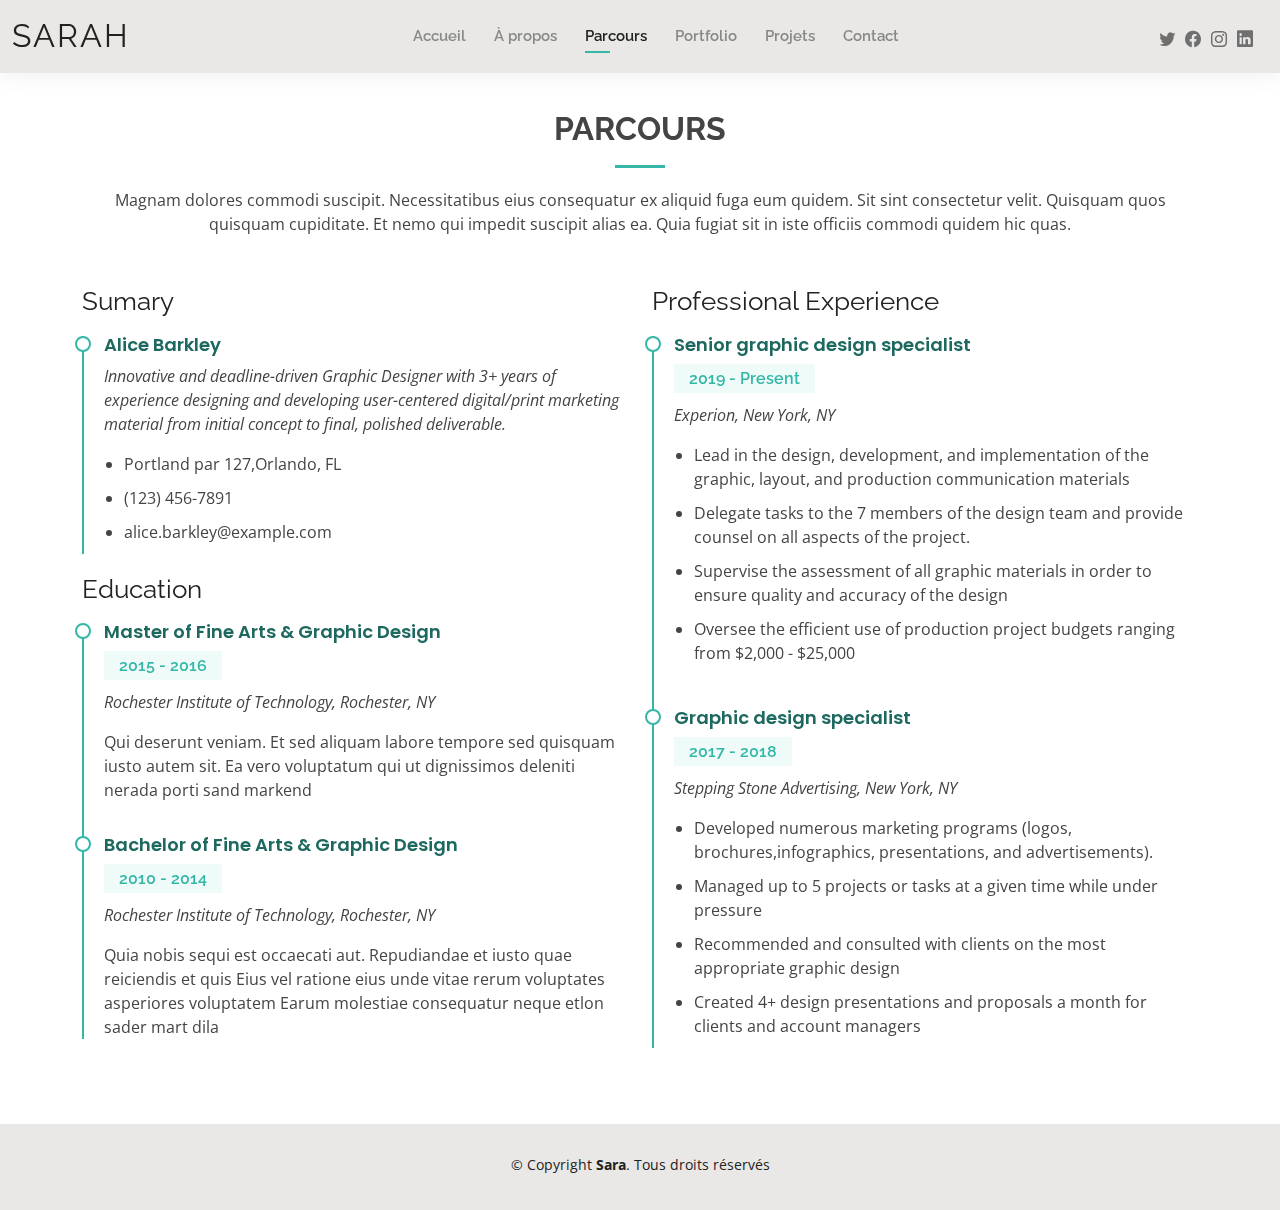
<file: resume.html>
<!DOCTYPE html>
<html lang="en">

<head>
  <meta charset="utf-8">
  <meta content="width=device-width, initial-scale=1.0" name="viewport">

  <title>Parcours - Sara Ben Chir</title>
  <meta content="" name="description">
  <meta content="" name="keywords">

  <!-- Favicons -->
  <link href="assets/img/favicon.png" rel="icon">
  <link href="assets/img/apple-touch-icon.png" rel="apple-touch-icon">

  <!-- Google Fonts -->
  <link href="https://fonts.googleapis.com/css?family=Open+Sans:300,300i,400,400i,600,600i,700,700i|Raleway:300,300i,400,400i,500,500i,600,600i,700,700i|Poppins:300,300i,400,400i,500,500i,600,600i,700,700i" rel="stylesheet">

  <!-- Vendor CSS Files -->
  <link href="assets/vendor/aos/aos.css" rel="stylesheet">
  <link href="assets/vendor/bootstrap/css/bootstrap.min.css" rel="stylesheet">
  <link href="assets/vendor/bootstrap-icons/bootstrap-icons.css" rel="stylesheet">
  <link href="assets/vendor/boxicons/css/boxicons.min.css" rel="stylesheet">
  <link href="assets/vendor/glightbox/css/glightbox.min.css" rel="stylesheet">
  <link href="assets/vendor/swiper/swiper-bundle.min.css" rel="stylesheet">

  <!-- Template Main CSS File -->
  <link href="assets/css/style.css" rel="stylesheet">

  <!-- =======================================================
  * Template Name: Kelly - v4.0.1
  * Template URL: https://bootstrapmade.com/kelly-free-bootstrap-cv-resume-html-template/
  * Author: BootstrapMade.com
  * License: https://bootstrapmade.com/license/
  ======================================================== -->
</head>

<body>

  <!-- ======= Header ======= -->
  <header id="header" class="fixed-top">
    <div class="container-fluid d-flex justify-content-between align-items-center">

      <h1 class="logo me-auto me-lg-0"><a href="index.html">Sarah</a></h1>
      <!-- Uncomment below if you prefer to use an image logo -->
      <!-- <a href="index.html" class="logo"><img src="assets/img/logo.png" alt="" class="img-fluid"></a>-->

      <nav id="navbar" class="navbar order-last order-lg-0">
        <ul>
          <li><a href="index.html">Accueil</a></li>
          <li><a href="about.html">À propos</a></li>
          <li><a class="active" href="resume.html">Parcours</a></li>
          <li><a href="portfolio.html">Portfolio</a></li>
          <li><a href="services.html">Projets</a></li>
          <li><a href="contact.html">Contact</a></li>
        </ul>
        <i class="bi bi-list mobile-nav-toggle"></i>
      </nav><!-- .navbar -->

      <div class="header-social-links">
        <a href="#" class="twitter"><i class="bi bi-twitter"></i></a>
        <a href="#" class="facebook"><i class="bi bi-facebook"></i></a>
        <a href="#" class="instagram"><i class="bi bi-instagram"></i></a>
        <a href="#" class="linkedin"><i class="bi bi-linkedin"></i></i></a>
      </div>

    </div>

  </header><!-- End Header -->

  <main id="main">

    <!-- ======= Resume Section ======= -->
    <section id="resume" class="resume">
      <div class="container" data-aos="fade-up">

        <div class="section-title">
          <h2>Parcours</h2>
          <p>Magnam dolores commodi suscipit. Necessitatibus eius consequatur ex aliquid fuga eum quidem. Sit sint consectetur velit. Quisquam quos quisquam cupiditate. Et nemo qui impedit suscipit alias ea. Quia fugiat sit in iste officiis commodi quidem hic quas.</p>
        </div>

        <div class="row">
          <div class="col-lg-6">
            <h3 class="resume-title">Sumary</h3>
            <div class="resume-item pb-0">
              <h4>Alice Barkley</h4>
              <p><em>Innovative and deadline-driven Graphic Designer with 3+ years of experience designing and developing user-centered digital/print marketing material from initial concept to final, polished deliverable.</em></p>
              <p>
              <ul>
                <li>Portland par 127,Orlando, FL</li>
                <li>(123) 456-7891</li>
                <li>alice.barkley@example.com</li>
              </ul>
              </p>
            </div>

            <h3 class="resume-title">Education</h3>
            <div class="resume-item">
              <h4>Master of Fine Arts &amp; Graphic Design</h4>
              <h5>2015 - 2016</h5>
              <p><em>Rochester Institute of Technology, Rochester, NY</em></p>
              <p>Qui deserunt veniam. Et sed aliquam labore tempore sed quisquam iusto autem sit. Ea vero voluptatum qui ut dignissimos deleniti nerada porti sand markend</p>
            </div>
            <div class="resume-item">
              <h4>Bachelor of Fine Arts &amp; Graphic Design</h4>
              <h5>2010 - 2014</h5>
              <p><em>Rochester Institute of Technology, Rochester, NY</em></p>
              <p>Quia nobis sequi est occaecati aut. Repudiandae et iusto quae reiciendis et quis Eius vel ratione eius unde vitae rerum voluptates asperiores voluptatem Earum molestiae consequatur neque etlon sader mart dila</p>
            </div>
          </div>
          <div class="col-lg-6">
            <h3 class="resume-title">Professional Experience</h3>
            <div class="resume-item">
              <h4>Senior graphic design specialist</h4>
              <h5>2019 - Present</h5>
              <p><em>Experion, New York, NY </em></p>
              <p>
              <ul>
                <li>Lead in the design, development, and implementation of the graphic, layout, and production communication materials</li>
                <li>Delegate tasks to the 7 members of the design team and provide counsel on all aspects of the project. </li>
                <li>Supervise the assessment of all graphic materials in order to ensure quality and accuracy of the design</li>
                <li>Oversee the efficient use of production project budgets ranging from $2,000 - $25,000</li>
              </ul>
              </p>
            </div>
            <div class="resume-item">
              <h4>Graphic design specialist</h4>
              <h5>2017 - 2018</h5>
              <p><em>Stepping Stone Advertising, New York, NY</em></p>
              <p>
              <ul>
                <li>Developed numerous marketing programs (logos, brochures,infographics, presentations, and advertisements).</li>
                <li>Managed up to 5 projects or tasks at a given time while under pressure</li>
                <li>Recommended and consulted with clients on the most appropriate graphic design</li>
                <li>Created 4+ design presentations and proposals a month for clients and account managers</li>
              </ul>
              </p>
            </div>
          </div>
        </div>

      </div>
    </section><!-- End Resume Section -->

  </main><!-- End #main -->

  <!-- ======= Footer ======= -->
  <footer id="footer">
    <div class="container">
      <div class="copyright">
        &copy; Copyright <strong><span>Sara</span></strong>. Tous droits réservés
      </div>
      <div class="credits">
        <!-- All the links in the footer should remain intact. -->
        <!-- You can delete the links only if you purchased the pro version. -->
        <!-- Licensing information: https://bootstrapmade.com/license/ -->
        <!-- Purchase the pro version with working PHP/AJAX contact form: https://bootstrapmade.com/kelly-free-bootstrap-cv-resume-html-template/ -->
        <!-- Designed by <a href="https://bootstrapmade.com/">BootstrapMade</a> -->
      </div>
    </div>
  </footer><!-- End  Footer -->

  <div id="preloader"></div>
  <a href="#" class="back-to-top d-flex align-items-center justify-content-center"><i class="bi bi-arrow-up-short"></i></a>

  <!-- Vendor JS Files -->
  <script src="assets/vendor/aos/aos.js"></script>
  <script src="assets/vendor/bootstrap/js/bootstrap.bundle.min.js"></script>
  <script src="assets/vendor/glightbox/js/glightbox.min.js"></script>
  <script src="assets/vendor/isotope-layout/isotope.pkgd.min.js"></script>
  <script src="assets/vendor/php-email-form/validate.js"></script>
  <script src="assets/vendor/purecounter/purecounter.js"></script>
  <script src="assets/vendor/swiper/swiper-bundle.min.js"></script>
  <script src="assets/vendor/waypoints/noframework.waypoints.js"></script>

  <!-- Template Main JS File -->
  <script src="assets/js/main.js"></script>

</body>

</html>
</file>
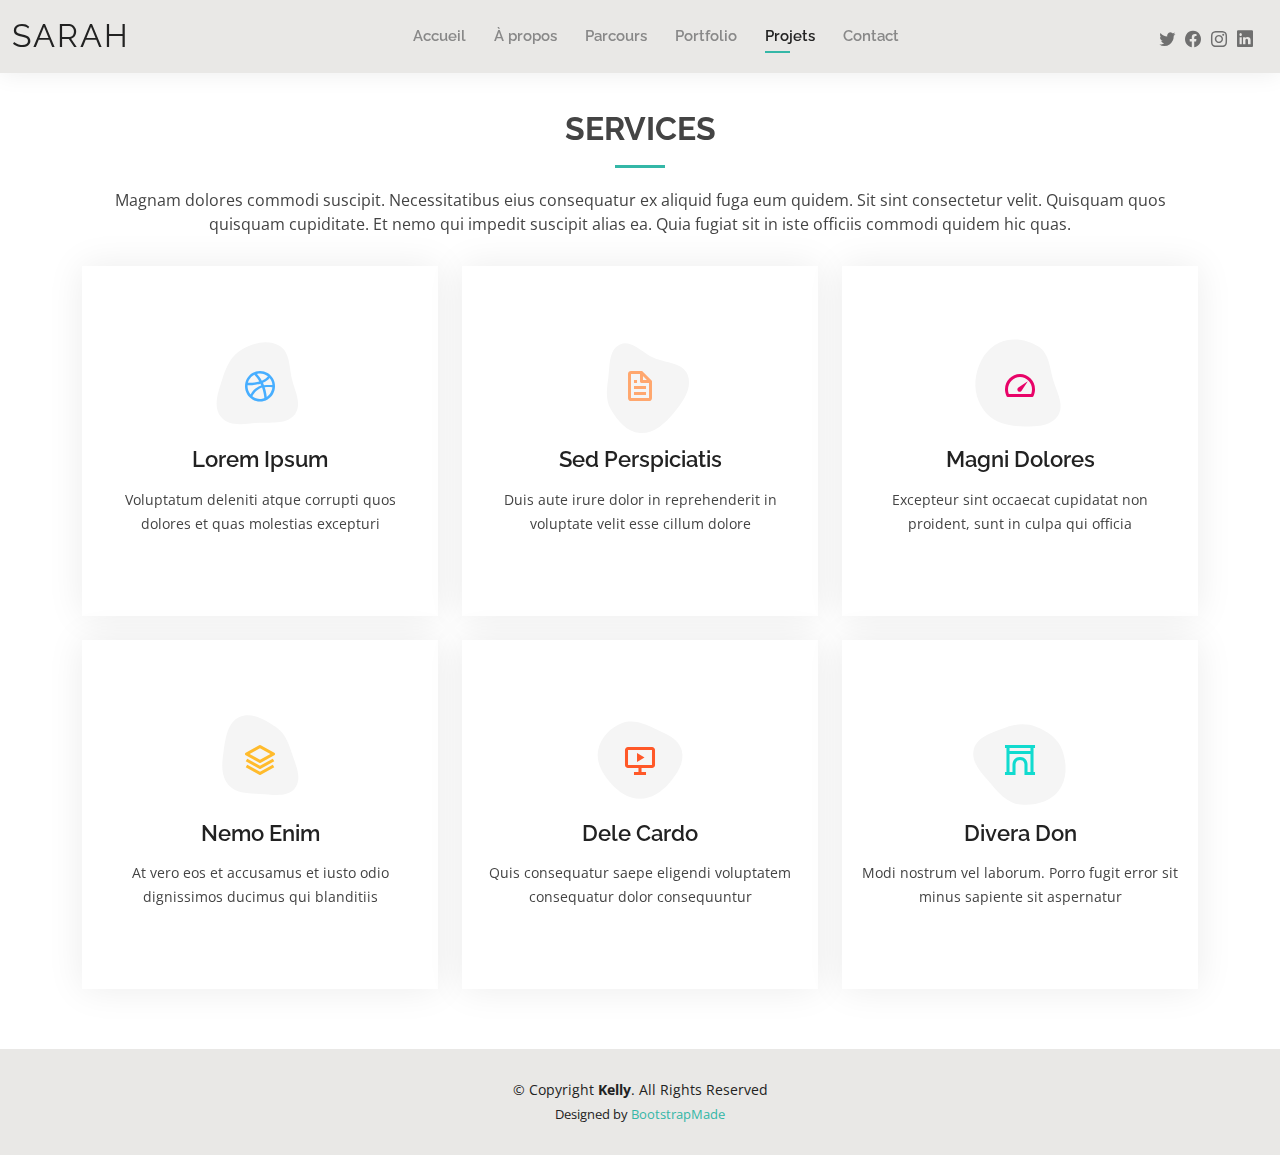
<file: services.html>
<!DOCTYPE html>
<html lang="en">

<head>
  <meta charset="utf-8">
  <meta content="width=device-width, initial-scale=1.0" name="viewport">

  <title>Services - Kelly Bootstrap Template</title>
  <meta content="" name="description">
  <meta content="" name="keywords">

  <!-- Favicons -->
  <link href="assets/img/favicon.png" rel="icon">
  <link href="assets/img/apple-touch-icon.png" rel="apple-touch-icon">

  <!-- Google Fonts -->
  <link href="https://fonts.googleapis.com/css?family=Open+Sans:300,300i,400,400i,600,600i,700,700i|Raleway:300,300i,400,400i,500,500i,600,600i,700,700i|Poppins:300,300i,400,400i,500,500i,600,600i,700,700i" rel="stylesheet">

  <!-- Vendor CSS Files -->
  <link href="assets/vendor/aos/aos.css" rel="stylesheet">
  <link href="assets/vendor/bootstrap/css/bootstrap.min.css" rel="stylesheet">
  <link href="assets/vendor/bootstrap-icons/bootstrap-icons.css" rel="stylesheet">
  <link href="assets/vendor/boxicons/css/boxicons.min.css" rel="stylesheet">
  <link href="assets/vendor/glightbox/css/glightbox.min.css" rel="stylesheet">
  <link href="assets/vendor/swiper/swiper-bundle.min.css" rel="stylesheet">

  <!-- Template Main CSS File -->
  <link href="assets/css/style.css" rel="stylesheet">

  <!-- =======================================================
  * Template Name: Kelly - v4.0.1
  * Template URL: https://bootstrapmade.com/kelly-free-bootstrap-cv-resume-html-template/
  * Author: BootstrapMade.com
  * License: https://bootstrapmade.com/license/
  ======================================================== -->
</head>

<body>

  <!-- ======= Header ======= -->
  <header id="header" class="fixed-top">
    <div class="container-fluid d-flex justify-content-between align-items-center">

      <h1 class="logo me-auto me-lg-0"><a href="index.html">Sarah</a></h1>
      <!-- Uncomment below if you prefer to use an image logo -->
      <!-- <a href="index.html" class="logo"><img src="assets/img/logo.png" alt="" class="img-fluid"></a>-->

      <nav id="navbar" class="navbar order-last order-lg-0">
        <ul>
          <li><a href="index.html">Accueil</a></li>
          <li><a href="about.html">À propos</a></li>
          <li><a href="resume.html">Parcours</a></li>
          <li><a href="portfolio.html">Portfolio</a></li>
          <li><a class="active" href="services.html">Projets</a></li>
          <li><a href="contact.html">Contact</a></li>
        </ul>
        <i class="bi bi-list mobile-nav-toggle"></i>
      </nav><!-- .navbar -->

      <div class="header-social-links">
        <a href="#" class="twitter"><i class="bi bi-twitter"></i></a>
        <a href="#" class="facebook"><i class="bi bi-facebook"></i></a>
        <a href="#" class="instagram"><i class="bi bi-instagram"></i></a>
        <a href="#" class="linkedin"><i class="bi bi-linkedin"></i></i></a>
      </div>

    </div>

  </header><!-- End Header -->

  <main id="main">

    <!-- ======= Services Section ======= -->
    <section id="services" class="services">
      <div class="container" data-aos="fade-up">

        <div class="section-title">
          <h2>Services</h2>
          <p>Magnam dolores commodi suscipit. Necessitatibus eius consequatur ex aliquid fuga eum quidem. Sit sint consectetur velit. Quisquam quos quisquam cupiditate. Et nemo qui impedit suscipit alias ea. Quia fugiat sit in iste officiis commodi quidem hic quas.</p>
        </div>

        <div class="row">
          <div class="col-lg-4 col-md-6 d-flex align-items-stretch" data-aos="zoom-in" data-aos-delay="100">
            <div class="icon-box iconbox-blue">
              <div class="icon">
                <svg width="100" height="100" viewBox="0 0 600 600" xmlns="http://www.w3.org/2000/svg">
                  <path stroke="none" stroke-width="0" fill="#f5f5f5" d="M300,521.0016835830174C376.1290562159157,517.8887921683347,466.0731472004068,529.7835943286574,510.70327084640275,468.03025145048787C554.3714126377745,407.6079735673963,508.03601936045806,328.9844924480964,491.2728898941984,256.3432110539036C474.5976632858925,184.082847569629,479.9380746630129,96.60480741107993,416.23090153303,58.64404602377083C348.86323505073057,18.502131276798302,261.93793281208167,40.57373210992963,193.5410806939664,78.93577620505333C130.42746243093433,114.334589627462,98.30271207620316,179.96522072025542,76.75703585869454,249.04625023123273C51.97151888228291,328.5150500222984,13.704378332031375,421.85034740162234,66.52175969318436,486.19268352777647C119.04800174914682,550.1803526380478,217.28368757567262,524.383925680826,300,521.0016835830174"></path>
                </svg>
                <i class="bx bxl-dribbble"></i>
              </div>
              <h4><a href="">Lorem Ipsum</a></h4>
              <p>Voluptatum deleniti atque corrupti quos dolores et quas molestias excepturi</p>
            </div>
          </div>

          <div class="col-lg-4 col-md-6 d-flex align-items-stretch mt-4 mt-md-0" data-aos="zoom-in" data-aos-delay="200">
            <div class="icon-box iconbox-orange ">
              <div class="icon">
                <svg width="100" height="100" viewBox="0 0 600 600" xmlns="http://www.w3.org/2000/svg">
                  <path stroke="none" stroke-width="0" fill="#f5f5f5" d="M300,582.0697525312426C382.5290701553225,586.8405444964366,449.9789794690241,525.3245884688669,502.5850820975895,461.55621195738473C556.606425686781,396.0723002908107,615.8543463187945,314.28637112970534,586.6730223649479,234.56875336149918C558.9533121215079,158.8439757836574,454.9685369536778,164.00468322053177,381.49747125262974,130.76875717737553C312.15926192815925,99.40240125094834,248.97055460311594,18.661163978235184,179.8680185752513,50.54337015887873C110.5421016452524,82.52863877960104,119.82277516462835,180.83849132639028,109.12597500060166,256.43424936330496C100.08760227029461,320.3096726198365,92.17705696193138,384.0621239912766,124.79988738764834,439.7174275375508C164.83382741302287,508.01625554203684,220.96474134820875,577.5009287672846,300,582.0697525312426"></path>
                </svg>
                <i class="bx bx-file"></i>
              </div>
              <h4><a href="">Sed Perspiciatis</a></h4>
              <p>Duis aute irure dolor in reprehenderit in voluptate velit esse cillum dolore</p>
            </div>
          </div>

          <div class="col-lg-4 col-md-6 d-flex align-items-stretch mt-4 mt-lg-0" data-aos="zoom-in" data-aos-delay="300">
            <div class="icon-box iconbox-pink">
              <div class="icon">
                <svg width="100" height="100" viewBox="0 0 600 600" xmlns="http://www.w3.org/2000/svg">
                  <path stroke="none" stroke-width="0" fill="#f5f5f5" d="M300,541.5067337569781C382.14930387511276,545.0595476570109,479.8736841581634,548.3450877840088,526.4010558755058,480.5488172755941C571.5218469581645,414.80211281144784,517.5187510058486,332.0715597781072,496.52539010469104,255.14436215662573C477.37192572678356,184.95920475031193,473.57363656557914,105.61284051026155,413.0603344069578,65.22779650032875C343.27470386102294,18.654635553484475,251.2091493199835,5.337323636656869,175.0934190732945,40.62881213300186C97.87086631185822,76.43348514350839,51.98124368387456,156.15599469081315,36.44837278890362,239.84606092416172C21.716077023791087,319.22268207091537,43.775223500013084,401.1760424656574,96.891909868211,461.97329694683043C147.22146801428983,519.5804099606455,223.5754009179313,538.201503339737,300,541.5067337569781"></path>
                </svg>
                <i class="bx bx-tachometer"></i>
              </div>
              <h4><a href="">Magni Dolores</a></h4>
              <p>Excepteur sint occaecat cupidatat non proident, sunt in culpa qui officia</p>
            </div>
          </div>

          <div class="col-lg-4 col-md-6 d-flex align-items-stretch mt-4" data-aos="zoom-in" data-aos-delay="100">
            <div class="icon-box iconbox-yellow">
              <div class="icon">
                <svg width="100" height="100" viewBox="0 0 600 600" xmlns="http://www.w3.org/2000/svg">
                  <path stroke="none" stroke-width="0" fill="#f5f5f5" d="M300,503.46388370962813C374.79870501325706,506.71871716319447,464.8034551963731,527.1746412648533,510.4981551193396,467.86667711651364C555.9287308511215,408.9015244558933,512.6030010748507,327.5744911775523,490.211057578863,256.5855673507754C471.097692560561,195.9906835881958,447.69079081568157,138.11976852964426,395.19560036434837,102.3242989838813C329.3053358748298,57.3949838291264,248.02791733380457,8.279543830951368,175.87071277845988,42.242879143198664C103.41431057327972,76.34704239035025,93.79494320519305,170.9812938413882,81.28167332365135,250.07896920659033C70.17666984294237,320.27484674793965,64.84698225790005,396.69656628748305,111.28512138212992,450.4950937839243C156.20124167950087,502.5303643271138,231.32542653798444,500.4755392045468,300,503.46388370962813"></path>
                </svg>
                <i class="bx bx-layer"></i>
              </div>
              <h4><a href="">Nemo Enim</a></h4>
              <p>At vero eos et accusamus et iusto odio dignissimos ducimus qui blanditiis</p>
            </div>
          </div>

          <div class="col-lg-4 col-md-6 d-flex align-items-stretch mt-4" data-aos="zoom-in" data-aos-delay="200">
            <div class="icon-box iconbox-red">
              <div class="icon">
                <svg width="100" height="100" viewBox="0 0 600 600" xmlns="http://www.w3.org/2000/svg">
                  <path stroke="none" stroke-width="0" fill="#f5f5f5" d="M300,532.3542879108572C369.38199826031484,532.3153073249985,429.10787420159085,491.63046689027357,474.5244479745417,439.17860296908856C522.8885846962883,383.3225815378663,569.1668002868075,314.3205725914397,550.7432151929288,242.7694973846089C532.6665558377875,172.5657663291529,456.2379748765914,142.6223662098291,390.3689995646985,112.34683881706744C326.66090330228417,83.06452184765237,258.84405631176094,53.51806209861945,193.32584062364296,78.48882559362697C121.61183558270385,105.82097193414197,62.805066853699245,167.19869350419734,48.57481801355237,242.6138429142374C34.843463184063346,315.3850353017275,76.69343916112496,383.4422959591041,125.22947124332185,439.3748458443577C170.7312796277747,491.8107796887764,230.57421082200815,532.3932930995766,300,532.3542879108572"></path>
                </svg>
                <i class="bx bx-slideshow"></i>
              </div>
              <h4><a href="">Dele Cardo</a></h4>
              <p>Quis consequatur saepe eligendi voluptatem consequatur dolor consequuntur</p>
            </div>
          </div>

          <div class="col-lg-4 col-md-6 d-flex align-items-stretch mt-4" data-aos="zoom-in" data-aos-delay="300">
            <div class="icon-box iconbox-teal">
              <div class="icon">
                <svg width="100" height="100" viewBox="0 0 600 600" xmlns="http://www.w3.org/2000/svg">
                  <path stroke="none" stroke-width="0" fill="#f5f5f5" d="M300,566.797414625762C385.7384707136149,576.1784315230908,478.7894351017131,552.8928747891023,531.9192734346935,484.94944893311C584.6109503024035,417.5663521118492,582.489472248146,322.67544863468447,553.9536738515405,242.03673114598146C529.1557734026468,171.96086150256528,465.24506316201064,127.66468636344209,395.9583748389544,100.7403814666027C334.2173773831606,76.7482773500951,269.4350130405921,84.62216499799875,207.1952322260088,107.2889140133804C132.92018162631612,134.33871894543012,41.79353780512637,160.00259165414826,22.644507872594943,236.69541883565114C3.319112789854554,314.0945973066697,72.72355303640163,379.243833228382,124.04198916343866,440.3218312028393C172.9286146004772,498.5055451809895,224.45579914871206,558.5317968840102,300,566.797414625762"></path>
                </svg>
                <i class="bx bx-arch"></i>
              </div>
              <h4><a href="">Divera Don</a></h4>
              <p>Modi nostrum vel laborum. Porro fugit error sit minus sapiente sit aspernatur</p>
            </div>
          </div>

        </div>

      </div>
    </section><!-- End Services Section -->

  </main><!-- End #main -->

  <!-- ======= Footer ======= -->
  <footer id="footer">
    <div class="container">
      <div class="copyright">
        &copy; Copyright <strong><span>Kelly</span></strong>. All Rights Reserved
      </div>
      <div class="credits">
        <!-- All the links in the footer should remain intact. -->
        <!-- You can delete the links only if you purchased the pro version. -->
        <!-- Licensing information: https://bootstrapmade.com/license/ -->
        <!-- Purchase the pro version with working PHP/AJAX contact form: https://bootstrapmade.com/kelly-free-bootstrap-cv-resume-html-template/ -->
        Designed by <a href="https://bootstrapmade.com/">BootstrapMade</a>
      </div>
    </div>
  </footer><!-- End  Footer -->

  <div id="preloader"></div>
  <a href="#" class="back-to-top d-flex align-items-center justify-content-center"><i class="bi bi-arrow-up-short"></i></a>

  <!-- Vendor JS Files -->
  <script src="assets/vendor/aos/aos.js"></script>
  <script src="assets/vendor/bootstrap/js/bootstrap.bundle.min.js"></script>
  <script src="assets/vendor/glightbox/js/glightbox.min.js"></script>
  <script src="assets/vendor/isotope-layout/isotope.pkgd.min.js"></script>
  <script src="assets/vendor/php-email-form/validate.js"></script>
  <script src="assets/vendor/purecounter/purecounter.js"></script>
  <script src="assets/vendor/swiper/swiper-bundle.min.js"></script>
  <script src="assets/vendor/waypoints/noframework.waypoints.js"></script>

  <!-- Template Main JS File -->
  <script src="assets/js/main.js"></script>

</body>

</html>
</file>
<file: assets/css/style.css>
/**
* Template Name: Kelly - v4.0.1
* Template URL: https://bootstrapmade.com/kelly-free-bootstrap-cv-resume-html-template/
* Author: BootstrapMade.com
* License: https://bootstrapmade.com/license/
*/

/*--------------------------------------------------------------
# General
--------------------------------------------------------------*/
body {
  font-family: "Open Sans", sans-serif;
  color: #444444;
}

a {
  color: #34b7a7;
  text-decoration: none;
}

a:hover {
  color: #51cdbe;
  text-decoration: none;
}

h1, h2, h3, h4, h5, h6 {
  font-family: "Raleway", sans-serif;
}

#main {
  margin-top: 50px;
}

@media (max-width: 992px) {
  #main {
    margin-top: 30px;
  }
}

/*--------------------------------------------------------------
# Preloader
--------------------------------------------------------------*/
#preloader {
  position: fixed;
  top: 0;
  left: 0;
  right: 0;
  bottom: 0;
  z-index: 9999;
  overflow: hidden;
  background: #fff;
}

#preloader:before {
  content: "";
  position: fixed;
  top: calc(50% - 30px);
  left: calc(50% - 30px);
  border: 6px solid #34b7a7;
  border-top-color: #dcf5f2;
  border-radius: 50%;
  width: 60px;
  height: 60px;
  -webkit-animation: animate-preloader 1s linear infinite;
  animation: animate-preloader 1s linear infinite;
}

@-webkit-keyframes animate-preloader {
  0% {
    transform: rotate(0deg);
  }
  100% {
    transform: rotate(360deg);
  }
}

@keyframes animate-preloader {
  0% {
    transform: rotate(0deg);
  }
  100% {
    transform: rotate(360deg);
  }
}

/*--------------------------------------------------------------
# Back to top button
--------------------------------------------------------------*/
.back-to-top {
  position: fixed;
  visibility: hidden;
  opacity: 0;
  right: 15px;
  bottom: 15px;
  z-index: 996;
  background: #34b7a7;
  width: 40px;
  height: 40px;
  border-radius: 50px;
  transition: all 0.4s;
}

.back-to-top i {
  font-size: 24px;
  color: #fff;
  line-height: 0;
}

.back-to-top:hover {
  background: #49cbbb;
  color: #fff;
}

.back-to-top.active {
  visibility: visible;
  opacity: 1;
}

/*--------------------------------------------------------------
# Header
--------------------------------------------------------------*/
#header {
  background: #e9e8e6;
  box-shadow: 0px 0px 25px 0 rgba(0, 0, 0, 0.08);
  z-index: 997;
  padding: 15px 0;
}

#header .logo {
  font-size: 32px;
  margin: 0;
  padding: 0;
  line-height: 1;
  font-weight: 400;
  letter-spacing: 2px;
  text-transform: uppercase;
}

#header .logo a {
  color: #222222;
}

#header .logo img {
  max-height: 40px;
}

@media (max-width: 992px) {
  #header .logo {
    font-size: 28px;
  }
}

/*--------------------------------------------------------------
# Header Social Links
--------------------------------------------------------------*/
.header-social-links {
  padding-right: 15px;
}

.header-social-links a {
  color: #6f6f6f;
  padding-left: 6px;
  display: inline-block;
  line-height: 0px;
  transition: 0.3s;
  font-size: 16px;
}

.header-social-links a:hover {
  color: #34b7a7;
}

/*--------------------------------------------------------------
# Navigation Menu
--------------------------------------------------------------*/
/**
* Desktop Navigation 
*/
.navbar {
  padding: 0;
}

.navbar ul {
  margin: 0;
  padding: 0;
  display: flex;
  list-style: none;
  align-items: center;
}

.navbar li {
  position: relative;
  padding: 10px 0 10px 28px;
}

.navbar a {
  display: flex;
  align-items: center;
  justify-content: space-between;
  font-family: "Raleway", sans-serif;
  font-size: 15px;
  font-weight: 600;
  color: #888888;
  white-space: nowrap;
  transition: 0.3s;
  position: relative;
}

.navbar a i {
  font-size: 12px;
  line-height: 0;
  margin-left: 5px;
}

.navbar > ul > li > a:before {
  content: "";
  position: absolute;
  width: 0;
  height: 2px;
  bottom: -5px;
  left: 0;
  background-color: #34b7a7;
  visibility: hidden;
  width: 0px;
  transition: all 0.3s ease-in-out 0s;
}

.navbar a:hover:before, .navbar li:hover > a:before, .navbar .active:before {
  visibility: visible;
  width: 25px;
}

.navbar a:hover, .navbar .active, .navbar li:hover > a {
  color: #222222;
}

.navbar .dropdown ul {
  display: block;
  position: absolute;
  left: 14px;
  top: calc(100% + 30px);
  margin: 0;
  padding: 10px 0;
  z-index: 99;
  opacity: 0;
  visibility: hidden;
  background: #fff;
  box-shadow: 0px 0px 30px rgba(127, 137, 161, 0.25);
  transition: 0.3s;
  border-radius: 4px;
}

.navbar .dropdown ul li {
  min-width: 200px;
  padding: 0;
}

.navbar .dropdown ul a {
  padding: 10px 20px;
  font-size: 15px;
  text-transform: none;
  font-weight: 600;
}

.navbar .dropdown ul a i {
  font-size: 12px;
}

.navbar .dropdown ul a:hover, .navbar .dropdown ul .active:hover, .navbar .dropdown ul li:hover > a {
  color: #34b7a7;
}

.navbar .dropdown:hover > ul {
  opacity: 1;
  top: 100%;
  visibility: visible;
}

.navbar .dropdown .dropdown ul {
  top: 0;
  left: calc(100% - 30px);
  visibility: hidden;
}

.navbar .dropdown .dropdown:hover > ul {
  opacity: 1;
  top: 0;
  left: 100%;
  visibility: visible;
}

@media (max-width: 1366px) {
  .navbar .dropdown .dropdown ul {
    left: -90%;
  }
  .navbar .dropdown .dropdown:hover > ul {
    left: -100%;
  }
}

/**
* Mobile Navigation 
*/
.mobile-nav-toggle {
  color: #222222;
  font-size: 28px;
  cursor: pointer;
  display: none;
  line-height: 0;
  transition: 0.5s;
}

.mobile-nav-toggle.bi-x {
  color: #fff;
}

@media (max-width: 991px) {
  .mobile-nav-toggle {
    display: block;
  }
  .navbar ul {
    display: none;
  }
}

.navbar-mobile {
  position: fixed;
  overflow: hidden;
  top: 0;
  right: 0;
  left: 0;
  bottom: 0;
  background: rgba(9, 9, 9, 0.9);
  transition: 0.3s;
  z-index: 999;
}

.navbar-mobile .mobile-nav-toggle {
  position: absolute;
  top: 15px;
  right: 15px;
}

.navbar-mobile ul {
  display: block;
  position: absolute;
  top: 55px;
  right: 15px;
  bottom: 15px;
  left: 15px;
  padding: 10px 0;
  border-radius: 10px;
  background-color: #fff;
  overflow-y: auto;
  transition: 0.3s;
}

.navbar-mobile a {
  font-size: 15px;
  padding-right: 15px;
  color: #222222;
}

.navbar-mobile a:hover, .navbar-mobile .active, .navbar-mobile li:hover > a {
  color: #34b7a7;
}

.navbar-mobile .getstarted {
  margin: 15px;
}

.navbar-mobile .dropdown ul {
  position: static;
  display: none;
  margin: 10px 20px;
  padding: 10px 0;
  z-index: 99;
  opacity: 1;
  visibility: visible;
  background: #fff;
  box-shadow: 0px 0px 30px rgba(127, 137, 161, 0.25);
}

.navbar-mobile .dropdown ul li {
  min-width: 200px;
}

.navbar-mobile .dropdown ul a {
  padding: 10px 20px;
}

.navbar-mobile .dropdown ul a i {
  font-size: 12px;
}

.navbar-mobile .dropdown ul a:hover, .navbar-mobile .dropdown ul .active:hover, .navbar-mobile .dropdown ul li:hover > a {
  color: #34b7a7;
}

.navbar-mobile .dropdown > .dropdown-active {
  display: block;
}

/*--------------------------------------------------------------
# Hero Section
--------------------------------------------------------------*/
#hero {
  width: 100%;
  height: 100vh;
  background: url("../img/cov1.jpg") top right;
  background-size: cover;
}

#hero .container {
  padding-top: 70px;
  position: relative;
}

@media (max-width: 992px) {
  #hero .container {
    padding-top: 58px;
  }
}

#hero h1 {
  margin: 0;
  font-size: 48px;
  font-weight: 700;
  line-height: 56px;
  color: #222222;
}

#hero h2 {
  color: #6f6f6f;
  margin: 10px 0 0 0;
  font-size: 22px;
}

#hero .btn-about {
  font-family: "Raleway", sans-serif;
  text-transform: uppercase;
  font-weight: 600;
  font-size: 12px;
  letter-spacing: 1px;
  display: inline-block;
  padding: 12px 40px;
  border-radius: 50px;
  transition: 0.5s;
  margin-top: 30px;
  color: #fff;
  background: #34b7a7;
}

#hero .btn-about:hover {
  background: #3dc8b7;
}

@media (min-width: 1024px) {
  #hero {
    background-attachment: fixed;
  }
}

@media (max-width: 992px) {
  #hero:before {
    content: "";
    background: rgba(255, 255, 255, 0.8);
    position: absolute;
    bottom: 0;
    top: 0;
    left: 0;
    right: 0;
  }
  #hero h1 {
    font-size: 28px;
    line-height: 36px;
  }
  #hero h2 {
    font-size: 18px;
    line-height: 24px;
  }
}

/*--------------------------------------------------------------
# Sections General
--------------------------------------------------------------*/
section {
  padding: 60px 0;
}

.section-bg {
  background-color: #e7f8f6;
}

.section-title {
  text-align: center;
  padding-bottom: 30px;
}

.section-title h2 {
  font-size: 32px;
  font-weight: bold;
  text-transform: uppercase;
  margin-bottom: 20px;
  padding-bottom: 20px;
  position: relative;
}

.section-title h2::after {
  content: '';
  position: absolute;
  display: block;
  width: 50px;
  height: 3px;
  background: #34b7a7;
  bottom: 0;
  left: calc(50% - 25px);
}

.section-title p {
  margin-bottom: 0;
}

/*--------------------------------------------------------------
# Cta
--------------------------------------------------------------*/
.cta {
  background: linear-gradient(rgba(0, 0, 0, 0.6), rgba(0, 0, 0, 0.6)), url("../img/bg-1.jpg") fixed center center;
  background-size: cover;
  padding: 80px 0;
}

.cta h3 {
  color: #fff;
  font-size: 28px;
  font-weight: 700;
}

.cta p {
  color: #fff;
}

.cta .cta-btn {
  font-family: "Raleway", sans-serif;
  text-transform: uppercase;
  font-weight: 500;
  font-size: 16px;
  letter-spacing: 1px;
  display: inline-block;
  padding: 8px 20px;
  border-radius: 2px;
  transition: 0.5s;
  margin: 10px;
  border: 2px solid #fff;
  color: #fff;
}

.cta .cta-btn:hover {
  background: #34b7a7;
  border: 2px solid #34b7a7;
}

@media (max-width: 1024px) {
  .cta {
    background-attachment: scroll;
  }
}

@media (min-width: 769px) {
  .cta .cta-btn-container {
    display: flex;
    align-items: center;
    justify-content: flex-end;
  }
}

/*--------------------------------------------------------------
# About
--------------------------------------------------------------*/
.about .content h3 {
  font-weight: 700;
  font-size: 26px;
  color: #555555;
}

.about .content ul {
  list-style: none;
  padding: 0;
}

.about .content ul li {
  padding-bottom: 10px;
}

.about .content ul i {
  font-size: 20px;
  padding-right: 2px;
  color: #34b7a7;
}

.about .content p:last-child {
  margin-bottom: 0;
}

/*--------------------------------------------------------------
# Skills
--------------------------------------------------------------*/
.skills .progress {
  height: 60px;
  display: block;
  background: none;
  border-radius: 0;
}

.skills .progress .skill {
  padding: 10px 0;
  margin: 0 0 6px 0;
  text-transform: uppercase;
  display: block;
  font-weight: 600;
  font-family: "Poppins", sans-serif;
  color: #222222;
}

.skills .progress .skill .val {
  float: right;
  font-style: normal;
}

.skills .progress-bar-wrap {
  background: #f3f3f3;
}

.skills .progress-bar {
  width: 1px;
  height: 10px;
  transition: .9s;
  background-color: #34b7a7;
}

/*--------------------------------------------------------------
# Facts
--------------------------------------------------------------*/
.facts .counters span {
  font-size: 48px;
  display: block;
  color: #34b7a7;
}

.facts .counters p {
  padding: 0;
  margin: 0 0 20px 0;
  font-family: "Raleway", sans-serif;
  font-size: 14px;
}

/*--------------------------------------------------------------
# Testimonials
--------------------------------------------------------------*/
.testimonials .section-header {
  margin-bottom: 40px;
}

.testimonials .testimonial-item {
  text-align: center;
}

.testimonials .testimonial-item .testimonial-img {
  width: 120px;
  border-radius: 50%;
  border: 4px solid #fff;
  margin: 0 auto;
}

.testimonials .testimonial-item h3 {
  font-size: 20px;
  font-weight: bold;
  margin: 10px 0 5px 0;
  color: #111;
}

.testimonials .testimonial-item h4 {
  font-size: 14px;
  color: #999;
  margin: 0 0 15px 0;
}

.testimonials .testimonial-item .quote-icon-left, .testimonials .testimonial-item .quote-icon-right {
  color: #c8efea;
  font-size: 26px;
}

.testimonials .testimonial-item .quote-icon-left {
  display: inline-block;
  left: -5px;
  position: relative;
}

.testimonials .testimonial-item .quote-icon-right {
  display: inline-block;
  right: -5px;
  position: relative;
  top: 10px;
}

.testimonials .testimonial-item p {
  font-style: italic;
  margin: 0 auto 15px auto;
}

@media (min-width: 992px) {
  .testimonials .testimonial-item p {
    width: 80%;
  }
}

.testimonials .swiper-pagination {
  margin-top: 20px;
  position: relative;
}

.testimonials .swiper-pagination .swiper-pagination-bullet {
  width: 12px;
  height: 12px;
  background-color: #fff;
  opacity: 1;
  border: 1px solid #34b7a7;
}

.testimonials .swiper-pagination .swiper-pagination-bullet-active {
  background-color: #34b7a7;
}

/*--------------------------------------------------------------
# Resume
--------------------------------------------------------------*/
.resume .resume-title {
  font-size: 26px;
  font-weight: 400;
  margin-top: 20px;
  margin-bottom: 20px;
  color: #222222;
}

.resume .resume-item {
  padding: 0 0 20px 20px;
  margin-top: -2px;
  border-left: 2px solid #34b7a7;
  position: relative;
}

.resume .resume-item h4 {
  line-height: 18px;
  font-size: 18px;
  font-weight: 600;
  font-family: "Poppins", sans-serif;
  color: #1d685f;
  margin-bottom: 10px;
}

.resume .resume-item h5 {
  font-size: 16px;
  background: #effbf9;
  padding: 5px 15px;
  display: inline-block;
  font-weight: 600;
  margin-bottom: 10px;
  color: #34b7a7;
}

.resume .resume-item ul {
  padding-left: 20px;
}

.resume .resume-item ul li {
  padding-bottom: 10px;
}

.resume .resume-item:last-child {
  padding-bottom: 0;
}

.resume .resume-item::before {
  content: "";
  position: absolute;
  width: 16px;
  height: 16px;
  border-radius: 50px;
  left: -9px;
  top: 0;
  background: #fff;
  border: 2px solid #34b7a7;
}

/*--------------------------------------------------------------
# Services
--------------------------------------------------------------*/
.services .icon-box {
  text-align: center;
  padding: 70px 20px 80px 20px;
  transition: all ease-in-out 0.3s;
  background: #fff;
  box-shadow: 0px 0 35px 0 rgba(0, 0, 0, 0.08);
}

.services .icon-box .icon {
  margin: 0 auto;
  width: 100px;
  height: 100px;
  display: flex;
  align-items: center;
  justify-content: center;
  transition: ease-in-out 0.3s;
  position: relative;
}

.services .icon-box .icon i {
  font-size: 36px;
  transition: 0.5s;
  position: relative;
}

.services .icon-box .icon svg {
  position: absolute;
  top: 0;
  left: 0;
}

.services .icon-box .icon svg path {
  transition: 0.5s;
  fill: #f5f5f5;
}

.services .icon-box h4 {
  font-weight: 600;
  margin: 10px 0 15px 0;
  font-size: 22px;
}

.services .icon-box h4 a {
  color: #222222;
  transition: ease-in-out 0.3s;
}

.services .icon-box p {
  line-height: 24px;
  font-size: 14px;
  margin-bottom: 0;
}

.services .iconbox-blue i {
  color: #47aeff;
}

.services .iconbox-blue:hover .icon i {
  color: #fff;
}

.services .iconbox-blue:hover .icon path {
  fill: #47aeff;
}

.services .iconbox-orange i {
  color: #ffa76e;
}

.services .iconbox-orange:hover .icon i {
  color: #fff;
}

.services .iconbox-orange:hover .icon path {
  fill: #ffa76e;
}

.services .iconbox-pink i {
  color: #e80368;
}

.services .iconbox-pink:hover .icon i {
  color: #fff;
}

.services .iconbox-pink:hover .icon path {
  fill: #e80368;
}

.services .iconbox-yellow i {
  color: #ffbb2c;
}

.services .iconbox-yellow:hover .icon i {
  color: #fff;
}

.services .iconbox-yellow:hover .icon path {
  fill: #ffbb2c;
}

.services .iconbox-red i {
  color: #ff5828;
}

.services .iconbox-red:hover .icon i {
  color: #fff;
}

.services .iconbox-red:hover .icon path {
  fill: #ff5828;
}

.services .iconbox-teal i {
  color: #11dbcf;
}

.services .iconbox-teal:hover .icon i {
  color: #fff;
}

.services .iconbox-teal:hover .icon path {
  fill: #11dbcf;
}

/*--------------------------------------------------------------
# Portfolio
--------------------------------------------------------------*/
.portfolio .portfolio-item {
  margin-bottom: 30px;
}

.portfolio #portfolio-flters {
  padding: 0;
  margin: 0 auto 20px auto;
  list-style: none;
  text-align: center;
}

.portfolio #portfolio-flters li {
  cursor: pointer;
  display: inline-block;
  padding: 8px 16px 10px 16px;
  font-size: 13px;
  font-weight: 500;
  line-height: 1;
  text-transform: uppercase;
  color: #444444;
  margin-bottom: 5px;
  transition: all 0.3s ease-in-out;
  border-radius: 50px;
}

.portfolio #portfolio-flters li:hover, .portfolio #portfolio-flters li.filter-active {
  color: #fff;
  background: #34b7a7;
}

.portfolio #portfolio-flters li:last-child {
  margin-right: 0;
}

.portfolio .portfolio-wrap {
  transition: 0.3s;
  position: relative;
  overflow: hidden;
  z-index: 1;
  background: rgba(34, 34, 34, 0.6);
}

.portfolio .portfolio-wrap::before {
  content: "";
  background: rgba(34, 34, 34, 0.6);
  position: absolute;
  left: 0;
  right: 0;
  top: 0;
  bottom: 0;
  transition: all ease-in-out 0.3s;
  z-index: 2;
  opacity: 0;
}

.portfolio .portfolio-wrap img {
  transition: all ease-in-out 0.3s;
}

.portfolio .portfolio-wrap .portfolio-info {
  opacity: 0;
  position: absolute;
  top: 0;
  left: 0;
  right: 0;
  bottom: 0;
  z-index: 3;
  transition: all ease-in-out 0.3s;
  display: flex;
  flex-direction: column;
  justify-content: flex-end;
  align-items: flex-start;
  padding: 20px;
}

.portfolio .portfolio-wrap .portfolio-info h4 {
  font-size: 20px;
  color: #fff;
  font-weight: 600;
}

.portfolio .portfolio-wrap .portfolio-info p {
  color: rgba(255, 255, 255, 0.7);
  font-size: 14px;
  text-transform: uppercase;
  padding: 0;
  margin: 0;
  font-style: italic;
}

.portfolio .portfolio-wrap .portfolio-links {
  text-align: center;
  z-index: 4;
}

.portfolio .portfolio-wrap .portfolio-links a {
  color: #fff;
  margin: 0 5px 0 0;
  font-size: 28px;
  display: inline-block;
  transition: 0.3s;
}

.portfolio .portfolio-wrap .portfolio-links a:hover {
  color: #78d9cd;
}

.portfolio .portfolio-wrap:hover::before {
  opacity: 1;
}

.portfolio .portfolio-wrap:hover img {
  transform: scale(1.2);
}

.portfolio .portfolio-wrap:hover .portfolio-info {
  opacity: 1;
}

/*--------------------------------------------------------------
# Portfolio Details
--------------------------------------------------------------*/
.portfolio-details {
  padding-top: 0;
}

.portfolio-details .portfolio-details-slider img {
  width: 100%;
}

.portfolio-details .portfolio-details-slider .swiper-pagination {
  margin-top: 20px;
  position: relative;
}

.portfolio-details .portfolio-details-slider .swiper-pagination .swiper-pagination-bullet {
  width: 12px;
  height: 12px;
  background-color: #fff;
  opacity: 1;
  border: 1px solid #34b7a7;
}

.portfolio-details .portfolio-details-slider .swiper-pagination .swiper-pagination-bullet-active {
  background-color: #34b7a7;
}

.portfolio-details .portfolio-info {
  padding: 30px;
  box-shadow: 0px 0 30px rgba(34, 34, 34, 0.08);
}

.portfolio-details .portfolio-info h3 {
  font-size: 22px;
  font-weight: 700;
  margin-bottom: 20px;
  padding-bottom: 20px;
  border-bottom: 1px solid #eee;
}

.portfolio-details .portfolio-info ul {
  list-style: none;
  padding: 0;
  font-size: 15px;
}

.portfolio-details .portfolio-info ul li + li {
  margin-top: 10px;
}

.portfolio-details .portfolio-description {
  padding-top: 30px;
}

.portfolio-details .portfolio-description h2 {
  font-size: 26px;
  font-weight: 700;
  margin-bottom: 20px;
}

.portfolio-details .portfolio-description p {
  padding: 0;
}

/*--------------------------------------------------------------
# Contact
--------------------------------------------------------------*/
.contact .info {
  width: 100%;
  background: #fff;
}

.contact .info i {
  font-size: 20px;
  color: #34b7a7;
  float: left;
  width: 44px;
  height: 44px;
  background: #effbf9;
  display: flex;
  justify-content: center;
  align-items: center;
  border-radius: 50px;
  transition: all 0.3s ease-in-out;
}

.contact .info h4 {
  padding: 0 0 0 60px;
  font-size: 22px;
  font-weight: 600;
  margin-bottom: 5px;
  color: #222222;
}

.contact .info p {
  padding: 0 0 0 60px;
  margin-bottom: 0;
  font-size: 14px;
  color: #555555;
}

.contact .info .email, .contact .info .phone {
  margin-top: 40px;
}

.contact .info .email:hover i, .contact .info .address:hover i, .contact .info .phone:hover i {
  background: #34b7a7;
  color: #fff;
}

.contact .php-email-form {
  width: 100%;
  background: #fff;
}

.contact .php-email-form .form-group {
  padding-bottom: 8px;
}

.contact .php-email-form .error-message {
  display: none;
  color: #fff;
  background: #ed3c0d;
  text-align: center;
  padding: 15px;
  font-weight: 600;
}

.contact .php-email-form .sent-message {
  display: none;
  color: #fff;
  background: #18d26e;
  text-align: center;
  padding: 15px;
  font-weight: 600;
}

.contact .php-email-form .loading {
  display: none;
  background: #fff;
  text-align: center;
  padding: 15px;
}

.contact .php-email-form .loading:before {
  content: "";
  display: inline-block;
  border-radius: 50%;
  width: 24px;
  height: 24px;
  margin: 0 10px -6px 0;
  border: 3px solid #18d26e;
  border-top-color: #eee;
  -webkit-animation: animate-loading 1s linear infinite;
  animation: animate-loading 1s linear infinite;
}

.contact .php-email-form input, .contact .php-email-form textarea {
  border-radius: 4px;
  box-shadow: none;
  font-size: 14px;
}

.contact .php-email-form input:focus, .contact .php-email-form textarea:focus {
  border-color: #34b7a7;
}

.contact .php-email-form input {
  height: 44px;
}

.contact .php-email-form textarea {
  padding: 10px 12px;
}

.contact .php-email-form button[type="submit"] {
  background: #34b7a7;
  border: 0;
  padding: 10px 30px 12px 30px;
  color: #fff;
  transition: 0.4s;
  border-radius: 50px;
}

.contact .php-email-form button[type="submit"]:hover {
  background: #3dc8b7;
}

@-webkit-keyframes animate-loading {
  0% {
    transform: rotate(0deg);
  }
  100% {
    transform: rotate(360deg);
  }
}

@keyframes animate-loading {
  0% {
    transform: rotate(0deg);
  }
  100% {
    transform: rotate(360deg);
  }
}

/*--------------------------------------------------------------
# Footer
--------------------------------------------------------------*/
#footer {
  background: #e9e8e6;
  padding: 30px 0;
  color: #222222;
  font-size: 14px;
  text-align: center;
}

#footer .credits {
  padding-top: 5px;
  font-size: 13px;
}

#footer .credits a {
  color: #34b7a7;
}
</file>
